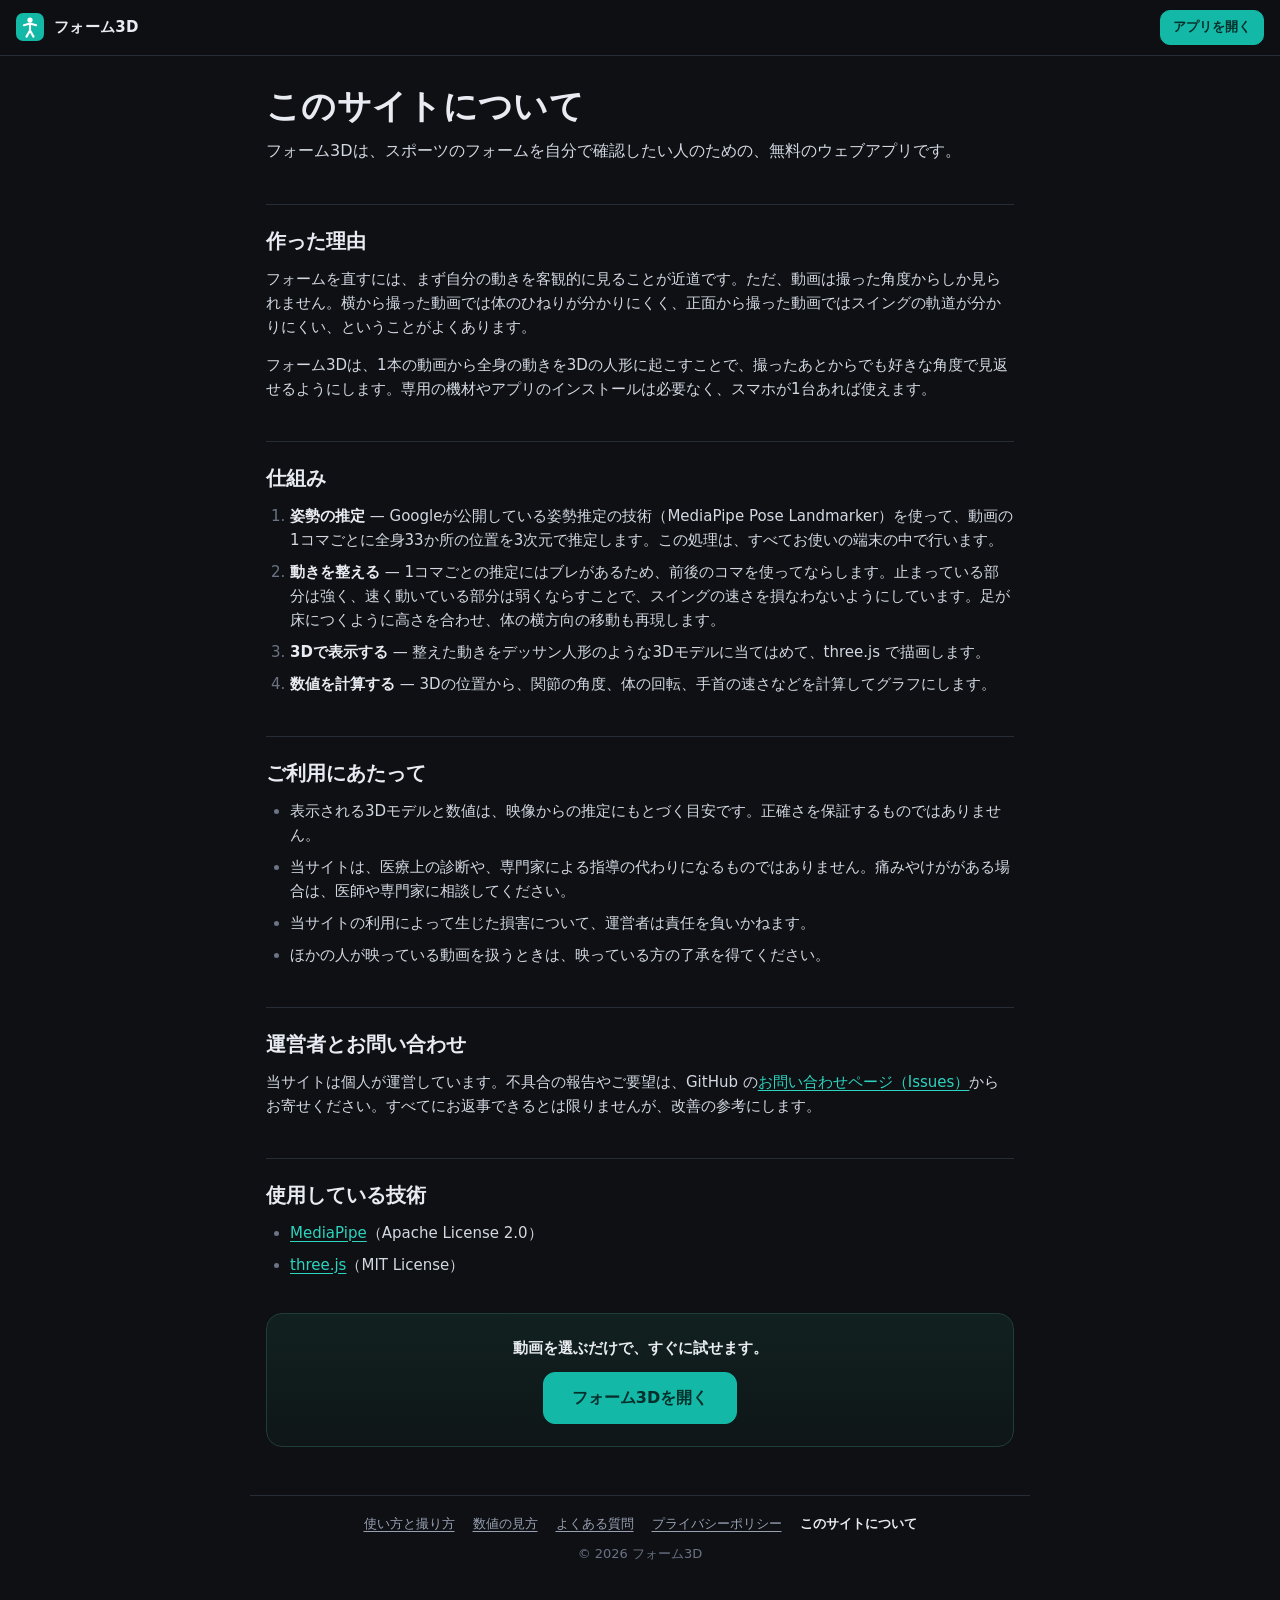
<file: about.html>
<!doctype html>
<html lang="ja">
<head>
  <meta charset="utf-8">
  <meta name="viewport" content="width=device-width, initial-scale=1, viewport-fit=cover">
  <title>このサイトについて｜フォーム3D</title>
  <meta name="description" content="フォーム3Dの目的、仕組み、利用上の注意、運営者と連絡先について。">
  <meta name="theme-color" content="#0e1014">
  <link rel="canonical" href="https://table-tennis-3d.github.io/about.html">
  <meta property="og:url" content="https://table-tennis-3d.github.io/about.html">
  <meta property="og:image" content="https://table-tennis-3d.github.io/icons/icon-512.png">
  <meta property="og:title" content="このサイトについて｜フォーム3D">
  <meta property="og:description" content="フォーム3Dの目的、仕組み、利用上の注意、運営者と連絡先について。">
  <meta property="og:type" content="article">
  <link rel="icon" href="icons/icon-192.png">
  <link rel="apple-touch-icon" href="icons/apple-touch-icon.png">
  <link rel="manifest" href="manifest.webmanifest">
  <link rel="stylesheet" href="css/style.css">
  <link rel="stylesheet" href="css/pages.css">
</head>
<body class="doc">
  <header class="topbar">
    <a class="brand" href="./" aria-label="フォーム3D のトップへ">
      <svg class="brand-mark" viewBox="0 0 32 32" aria-hidden="true"><rect width="32" height="32" rx="8"/><circle cx="16" cy="8" r="3"/><path d="M16 12v8m0 0-4 7m4-7 4 7M9 14l7-2 7 2"/></svg>
      <span>フォーム3D</span>
    </a>
    <div class="topbar-actions">
      <a class="btn primary small" href="./">アプリを開く</a>
    </div>
  </header>

  <main class="doc-main">
    <article>
      <h1>このサイトについて</h1>
      <p class="doc-lead">フォーム3Dは、スポーツのフォームを自分で確認したい人のための、無料のウェブアプリです。</p>

      <h2>作った理由</h2>
      <p>フォームを直すには、まず自分の動きを客観的に見ることが近道です。ただ、動画は撮った角度からしか見られません。横から撮った動画では体のひねりが分かりにくく、正面から撮った動画ではスイングの軌道が分かりにくい、ということがよくあります。</p>
      <p>フォーム3Dは、1本の動画から全身の動きを3Dの人形に起こすことで、撮ったあとからでも好きな角度で見返せるようにします。専用の機材やアプリのインストールは必要なく、スマホが1台あれば使えます。</p>

      <h2>仕組み</h2>
      <ol>
        <li><strong>姿勢の推定</strong> — Googleが公開している姿勢推定の技術（MediaPipe Pose Landmarker）を使って、動画の1コマごとに全身33か所の位置を3次元で推定します。この処理は、すべてお使いの端末の中で行います。</li>
        <li><strong>動きを整える</strong> — 1コマごとの推定にはブレがあるため、前後のコマを使ってならします。止まっている部分は強く、速く動いている部分は弱くならすことで、スイングの速さを損なわないようにしています。足が床につくように高さを合わせ、体の横方向の移動も再現します。</li>
        <li><strong>3Dで表示する</strong> — 整えた動きをデッサン人形のような3Dモデルに当てはめて、three.js で描画します。</li>
        <li><strong>数値を計算する</strong> — 3Dの位置から、関節の角度、体の回転、手首の速さなどを計算してグラフにします。</li>
      </ol>

      <h2>ご利用にあたって</h2>
      <ul>
        <li>表示される3Dモデルと数値は、映像からの推定にもとづく目安です。正確さを保証するものではありません。</li>
        <li>当サイトは、医療上の診断や、専門家による指導の代わりになるものではありません。痛みやけががある場合は、医師や専門家に相談してください。</li>
        <li>当サイトの利用によって生じた損害について、運営者は責任を負いかねます。</li>
        <li>ほかの人が映っている動画を扱うときは、映っている方の了承を得てください。</li>
      </ul>

      <h2>運営者とお問い合わせ</h2>
      <p>当サイトは個人が運営しています。不具合の報告やご要望は、GitHub の<a href="https://github.com/table-tennis-3d/table-tennis-3d.github.io/issues" rel="noopener">お問い合わせページ（Issues）</a>からお寄せください。すべてにお返事できるとは限りませんが、改善の参考にします。</p>

      <h2>使用している技術</h2>
      <ul>
        <li><a href="https://github.com/google-ai-edge/mediapipe" rel="noopener">MediaPipe</a>（Apache License 2.0）</li>
        <li><a href="https://github.com/mrdoob/three.js" rel="noopener">three.js</a>（MIT License）</li>
      </ul>

      <div class="doc-cta">
        <p>動画を選ぶだけで、すぐに試せます。</p>
        <a class="btn primary big" href="./">フォーム3Dを開く</a>
      </div>
    </article>
  </main>

  <footer class="site-footer">
    <nav aria-label="このサイトの案内">
      <a href="guide.html">使い方と撮り方</a>
      <a href="metrics.html">数値の見方</a>
      <a href="faq.html">よくある質問</a>
      <a href="privacy.html">プライバシーポリシー</a>
      <a href="about.html" aria-current="page">このサイトについて</a>
    </nav>
    <p>© 2026 フォーム3D</p>
  </footer>
</body>
</html>
</file>
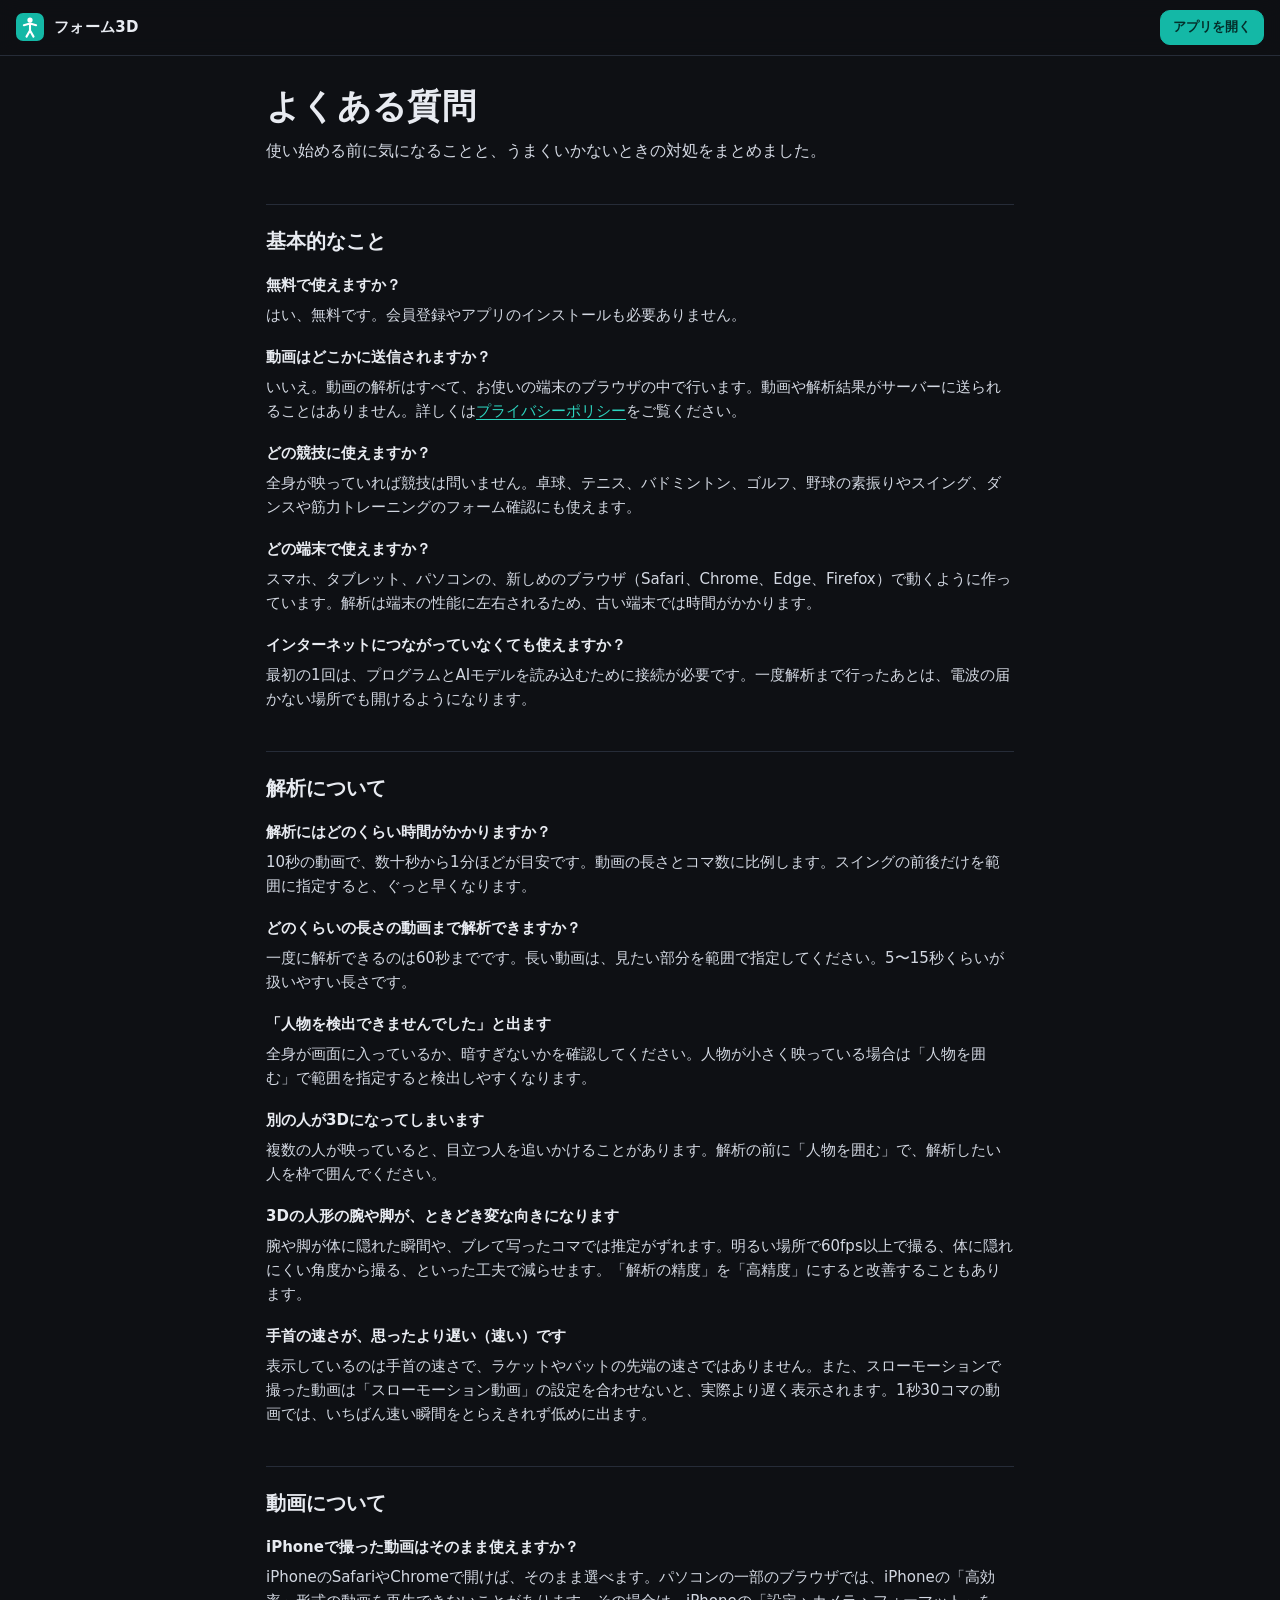
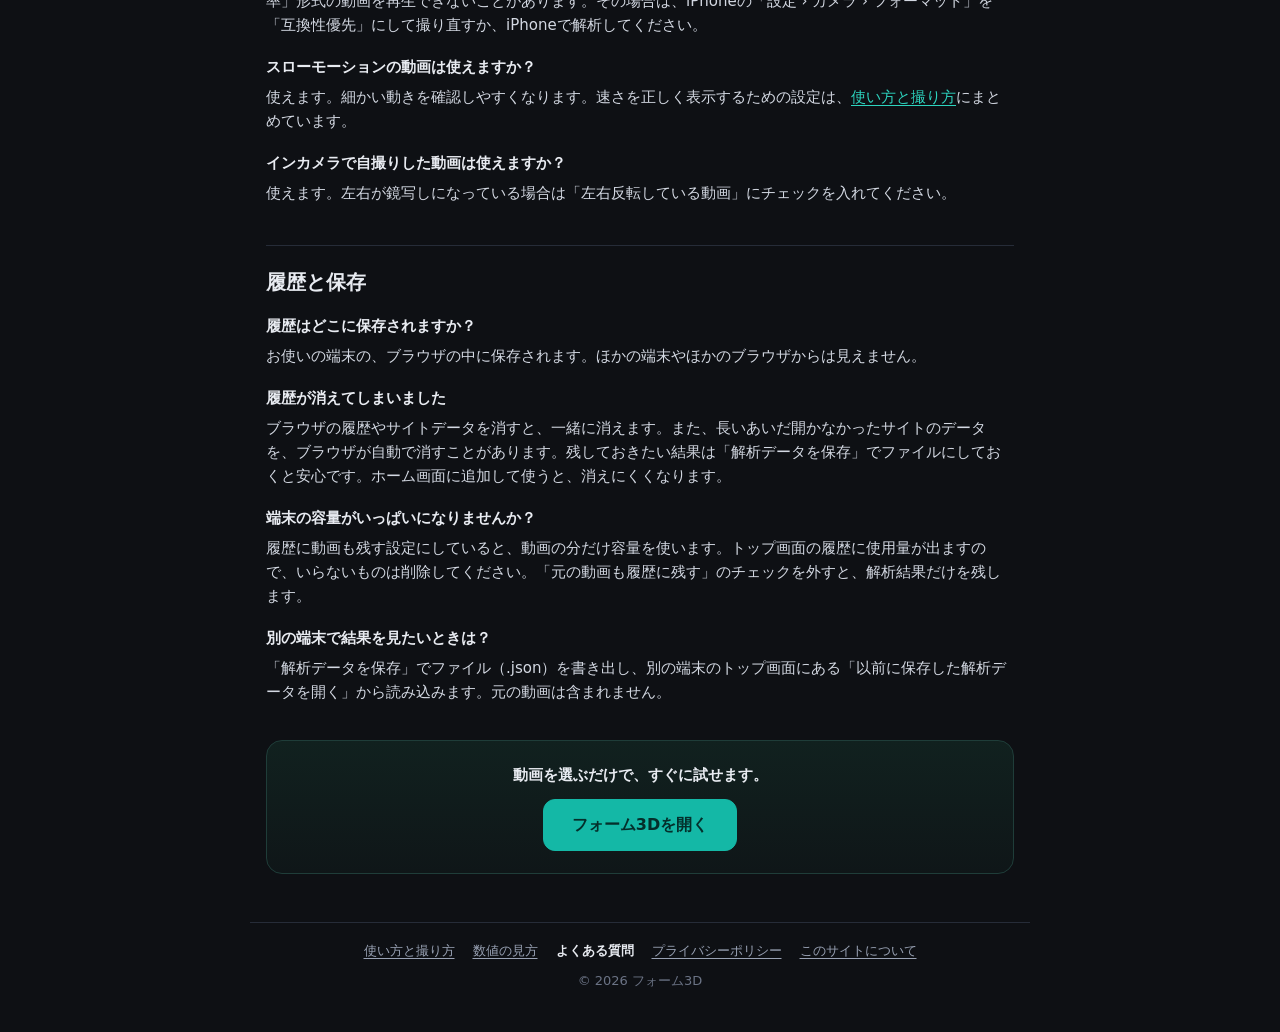
<file: faq.html>
<!doctype html>
<html lang="ja">
<head>
  <meta charset="utf-8">
  <meta name="viewport" content="width=device-width, initial-scale=1, viewport-fit=cover">
  <title>よくある質問｜フォーム3D</title>
  <meta name="description" content="フォーム3Dについてよくある質問と答えをまとめました。料金、動画の扱い、対応する端末、うまく解析できないときの対処など。">
  <meta name="theme-color" content="#0e1014">
  <link rel="canonical" href="https://table-tennis-3d.github.io/faq.html">
  <meta property="og:url" content="https://table-tennis-3d.github.io/faq.html">
  <meta property="og:image" content="https://table-tennis-3d.github.io/icons/icon-512.png">
  <meta property="og:title" content="よくある質問｜フォーム3D">
  <meta property="og:description" content="フォーム3Dについてよくある質問と答えをまとめました。料金、動画の扱い、対応する端末、うまく解析できないときの対処など。">
  <meta property="og:type" content="article">
  <link rel="icon" href="icons/icon-192.png">
  <link rel="apple-touch-icon" href="icons/apple-touch-icon.png">
  <link rel="manifest" href="manifest.webmanifest">
  <link rel="stylesheet" href="css/style.css">
  <link rel="stylesheet" href="css/pages.css">
</head>
<body class="doc">
  <header class="topbar">
    <a class="brand" href="./" aria-label="フォーム3D のトップへ">
      <svg class="brand-mark" viewBox="0 0 32 32" aria-hidden="true"><rect width="32" height="32" rx="8"/><circle cx="16" cy="8" r="3"/><path d="M16 12v8m0 0-4 7m4-7 4 7M9 14l7-2 7 2"/></svg>
      <span>フォーム3D</span>
    </a>
    <div class="topbar-actions">
      <a class="btn primary small" href="./">アプリを開く</a>
    </div>
  </header>

  <main class="doc-main">
    <article>
      <h1>よくある質問</h1>
      <p class="doc-lead">使い始める前に気になることと、うまくいかないときの対処をまとめました。</p>

      <h2>基本的なこと</h2>
      <dl>
        <dt>無料で使えますか？</dt>
        <dd>はい、無料です。会員登録やアプリのインストールも必要ありません。</dd>
        <dt>動画はどこかに送信されますか？</dt>
        <dd>いいえ。動画の解析はすべて、お使いの端末のブラウザの中で行います。動画や解析結果がサーバーに送られることはありません。詳しくは<a href="privacy.html">プライバシーポリシー</a>をご覧ください。</dd>
        <dt>どの競技に使えますか？</dt>
        <dd>全身が映っていれば競技は問いません。卓球、テニス、バドミントン、ゴルフ、野球の素振りやスイング、ダンスや筋力トレーニングのフォーム確認にも使えます。</dd>
        <dt>どの端末で使えますか？</dt>
        <dd>スマホ、タブレット、パソコンの、新しめのブラウザ（Safari、Chrome、Edge、Firefox）で動くように作っています。解析は端末の性能に左右されるため、古い端末では時間がかかります。</dd>
        <dt>インターネットにつながっていなくても使えますか？</dt>
        <dd>最初の1回は、プログラムとAIモデルを読み込むために接続が必要です。一度解析まで行ったあとは、電波の届かない場所でも開けるようになります。</dd>
      </dl>

      <h2>解析について</h2>
      <dl>
        <dt>解析にはどのくらい時間がかかりますか？</dt>
        <dd>10秒の動画で、数十秒から1分ほどが目安です。動画の長さとコマ数に比例します。スイングの前後だけを範囲に指定すると、ぐっと早くなります。</dd>
        <dt>どのくらいの長さの動画まで解析できますか？</dt>
        <dd>一度に解析できるのは60秒までです。長い動画は、見たい部分を範囲で指定してください。5〜15秒くらいが扱いやすい長さです。</dd>
        <dt>「人物を検出できませんでした」と出ます</dt>
        <dd>全身が画面に入っているか、暗すぎないかを確認してください。人物が小さく映っている場合は「人物を囲む」で範囲を指定すると検出しやすくなります。</dd>
        <dt>別の人が3Dになってしまいます</dt>
        <dd>複数の人が映っていると、目立つ人を追いかけることがあります。解析の前に「人物を囲む」で、解析したい人を枠で囲んでください。</dd>
        <dt>3Dの人形の腕や脚が、ときどき変な向きになります</dt>
        <dd>腕や脚が体に隠れた瞬間や、ブレて写ったコマでは推定がずれます。明るい場所で60fps以上で撮る、体に隠れにくい角度から撮る、といった工夫で減らせます。「解析の精度」を「高精度」にすると改善することもあります。</dd>
        <dt>手首の速さが、思ったより遅い（速い）です</dt>
        <dd>表示しているのは手首の速さで、ラケットやバットの先端の速さではありません。また、スローモーションで撮った動画は「スローモーション動画」の設定を合わせないと、実際より遅く表示されます。1秒30コマの動画では、いちばん速い瞬間をとらえきれず低めに出ます。</dd>
      </dl>

      <h2>動画について</h2>
      <dl>
        <dt>iPhoneで撮った動画はそのまま使えますか？</dt>
        <dd>iPhoneのSafariやChromeで開けば、そのまま選べます。パソコンの一部のブラウザでは、iPhoneの「高効率」形式の動画を再生できないことがあります。その場合は、iPhoneの「設定 › カメラ › フォーマット」を「互換性優先」にして撮り直すか、iPhoneで解析してください。</dd>
        <dt>スローモーションの動画は使えますか？</dt>
        <dd>使えます。細かい動きを確認しやすくなります。速さを正しく表示するための設定は、<a href="guide.html">使い方と撮り方</a>にまとめています。</dd>
        <dt>インカメラで自撮りした動画は使えますか？</dt>
        <dd>使えます。左右が鏡写しになっている場合は「左右反転している動画」にチェックを入れてください。</dd>
      </dl>

      <h2>履歴と保存</h2>
      <dl>
        <dt>履歴はどこに保存されますか？</dt>
        <dd>お使いの端末の、ブラウザの中に保存されます。ほかの端末やほかのブラウザからは見えません。</dd>
        <dt>履歴が消えてしまいました</dt>
        <dd>ブラウザの履歴やサイトデータを消すと、一緒に消えます。また、長いあいだ開かなかったサイトのデータを、ブラウザが自動で消すことがあります。残しておきたい結果は「解析データを保存」でファイルにしておくと安心です。ホーム画面に追加して使うと、消えにくくなります。</dd>
        <dt>端末の容量がいっぱいになりませんか？</dt>
        <dd>履歴に動画も残す設定にしていると、動画の分だけ容量を使います。トップ画面の履歴に使用量が出ますので、いらないものは削除してください。「元の動画も履歴に残す」のチェックを外すと、解析結果だけを残します。</dd>
        <dt>別の端末で結果を見たいときは？</dt>
        <dd>「解析データを保存」でファイル（.json）を書き出し、別の端末のトップ画面にある「以前に保存した解析データを開く」から読み込みます。元の動画は含まれません。</dd>
      </dl>

      <div class="doc-cta">
        <p>動画を選ぶだけで、すぐに試せます。</p>
        <a class="btn primary big" href="./">フォーム3Dを開く</a>
      </div>
    </article>
  </main>

  <footer class="site-footer">
    <nav aria-label="このサイトの案内">
      <a href="guide.html">使い方と撮り方</a>
      <a href="metrics.html">数値の見方</a>
      <a href="faq.html" aria-current="page">よくある質問</a>
      <a href="privacy.html">プライバシーポリシー</a>
      <a href="about.html">このサイトについて</a>
    </nav>
    <p>© 2026 フォーム3D</p>
  </footer>
</body>
</html>
</file>
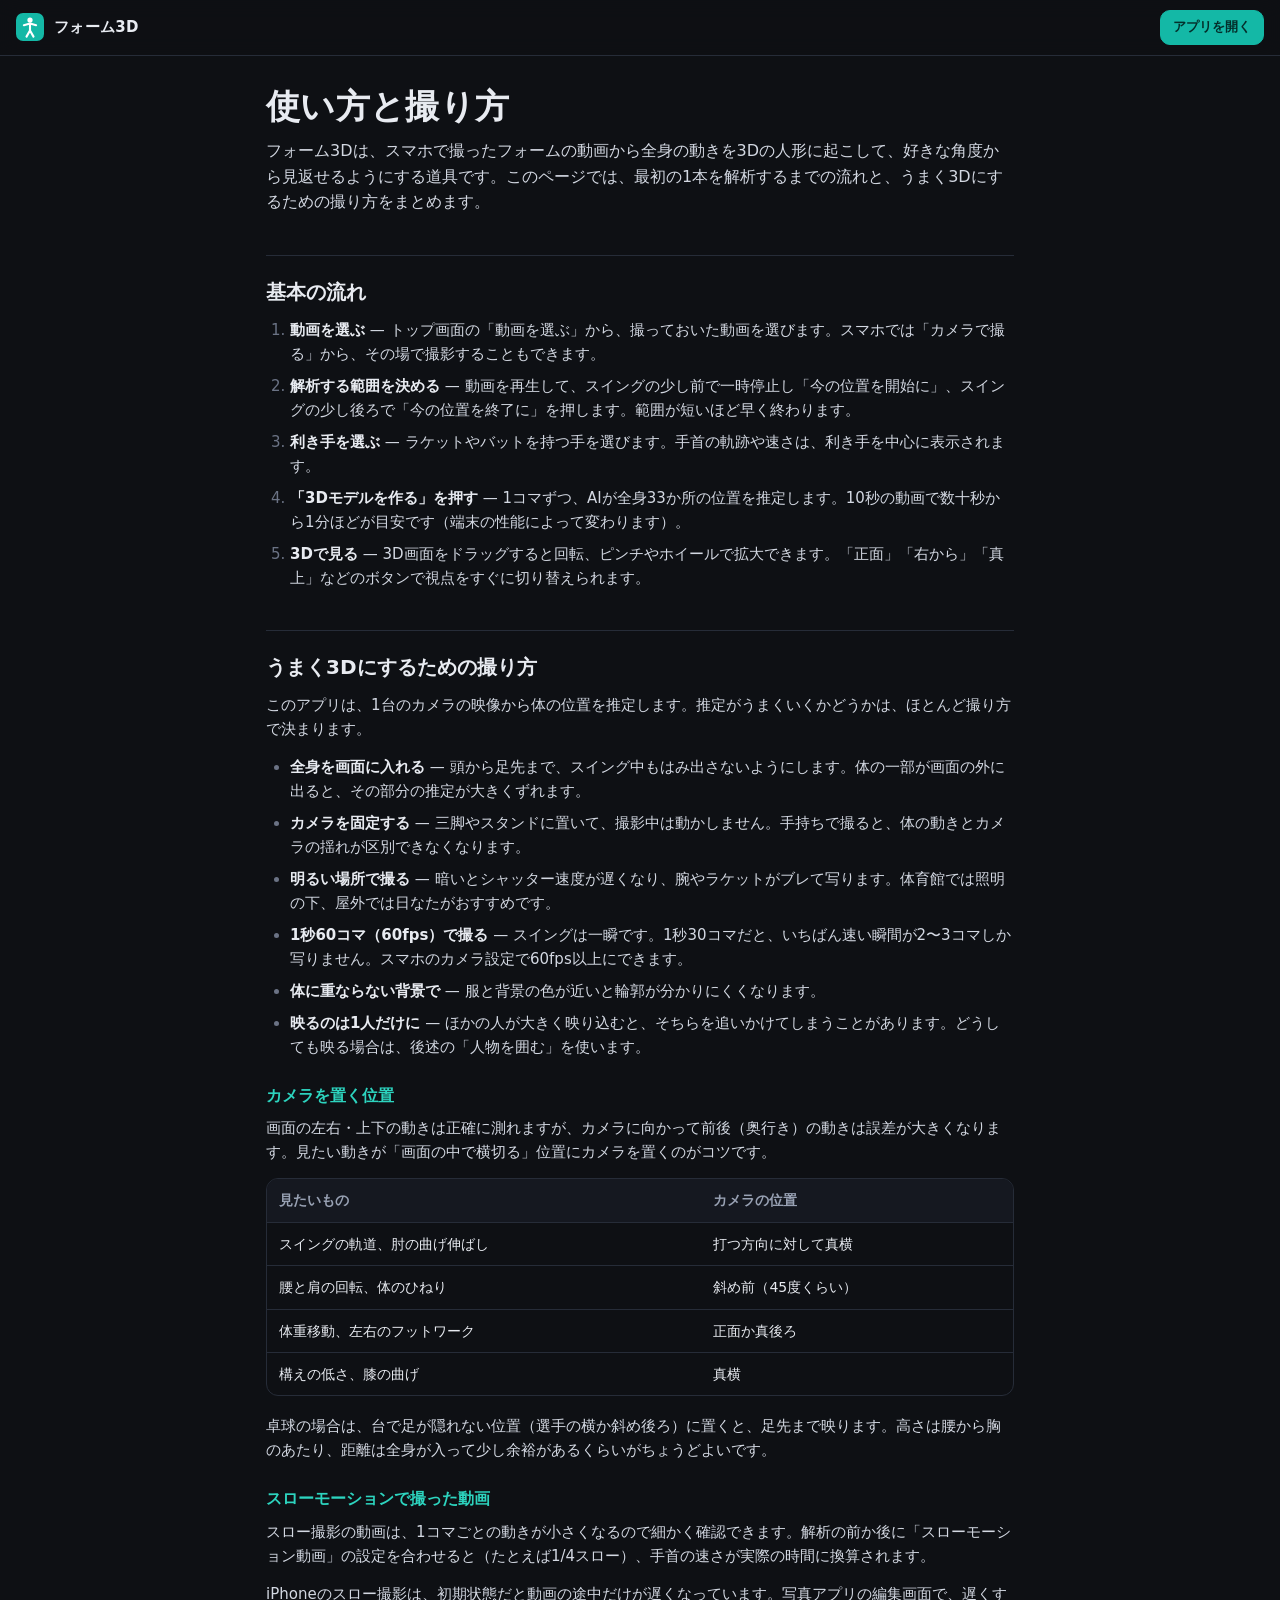
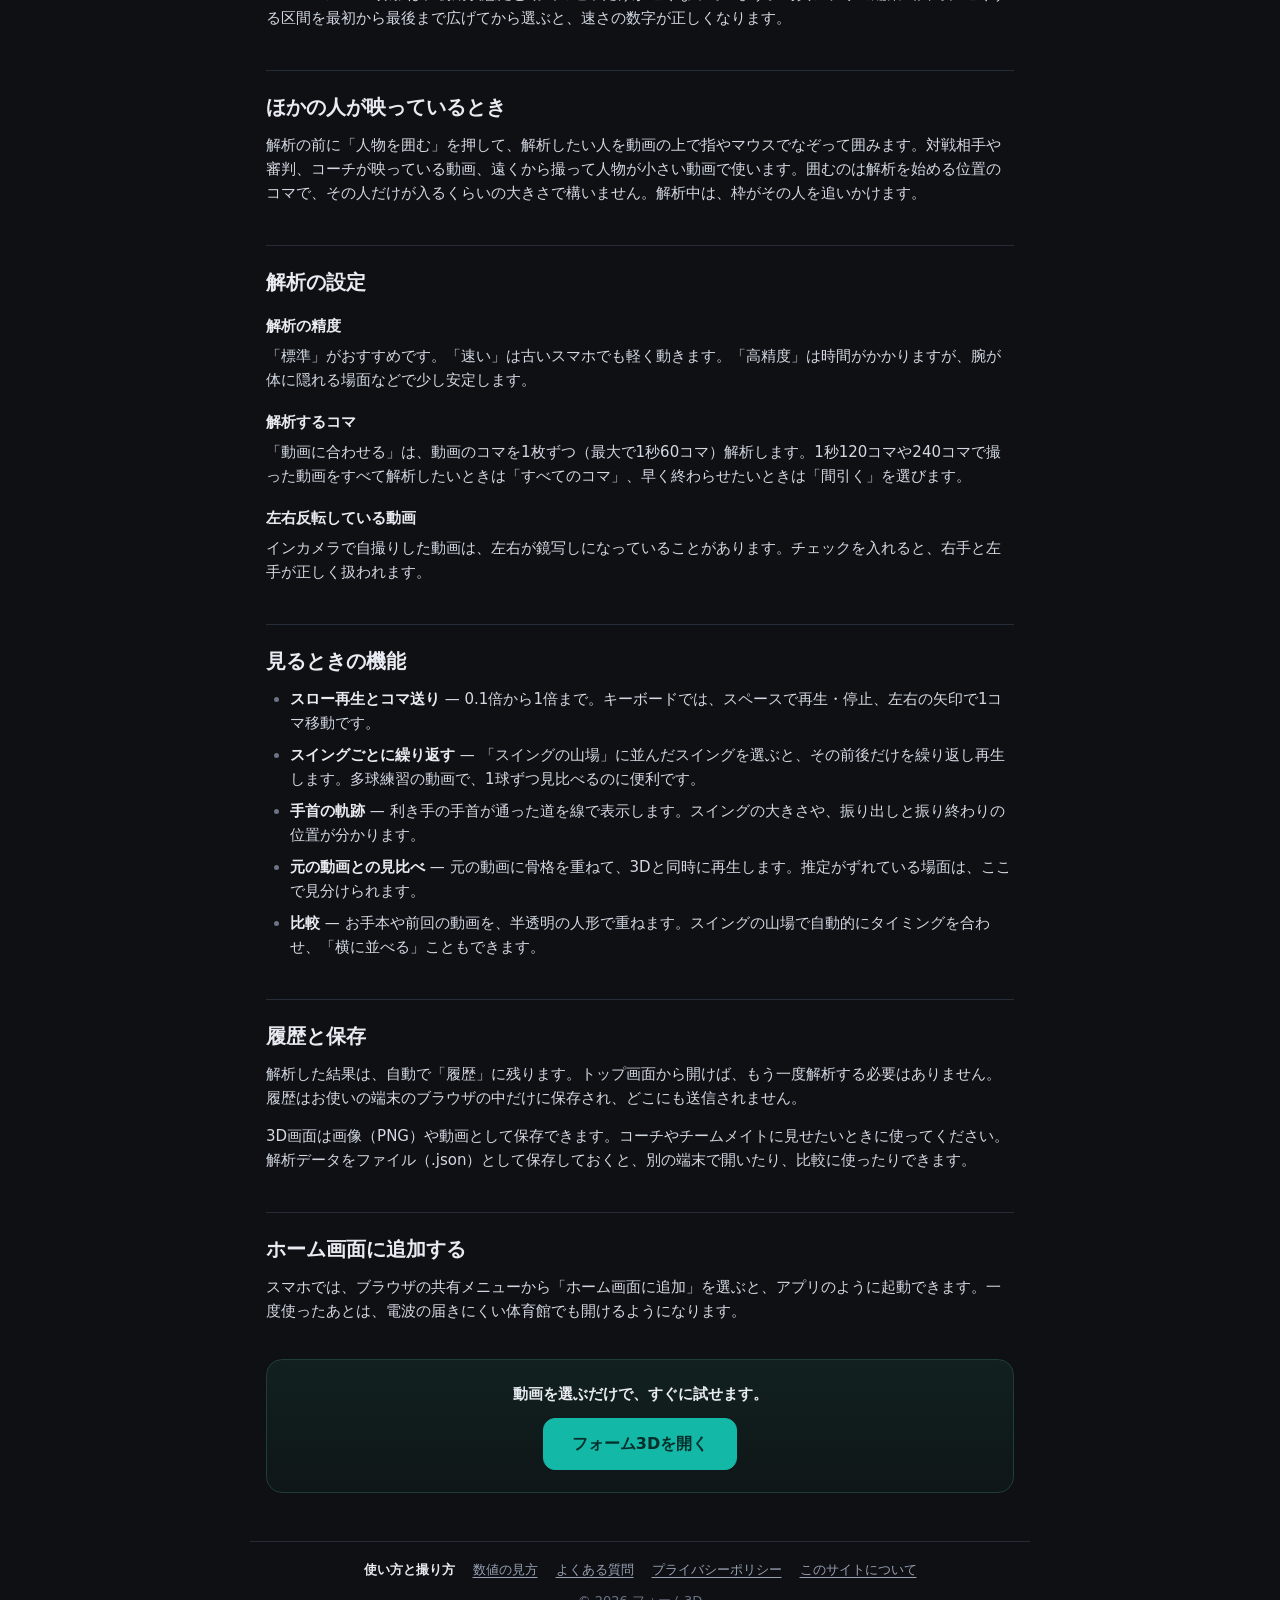
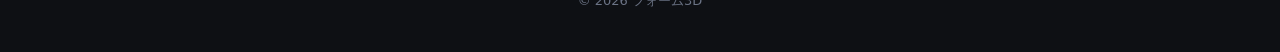
<file: guide.html>
<!doctype html>
<html lang="ja">
<head>
  <meta charset="utf-8">
  <meta name="viewport" content="width=device-width, initial-scale=1, viewport-fit=cover">
  <title>使い方と撮り方｜フォーム3D</title>
  <meta name="description" content="フォーム3Dの使い方と、3Dモデルをきれいに作るための動画の撮り方をまとめました。卓球・テニス・ゴルフ・野球の素振りやスイングの確認に。">
  <meta name="theme-color" content="#0e1014">
  <link rel="canonical" href="https://table-tennis-3d.github.io/guide.html">
  <meta property="og:url" content="https://table-tennis-3d.github.io/guide.html">
  <meta property="og:image" content="https://table-tennis-3d.github.io/icons/icon-512.png">
  <meta property="og:title" content="使い方と撮り方｜フォーム3D">
  <meta property="og:description" content="フォーム3Dの使い方と、3Dモデルをきれいに作るための動画の撮り方をまとめました。卓球・テニス・ゴルフ・野球の素振りやスイングの確認に。">
  <meta property="og:type" content="article">
  <link rel="icon" href="icons/icon-192.png">
  <link rel="apple-touch-icon" href="icons/apple-touch-icon.png">
  <link rel="manifest" href="manifest.webmanifest">
  <link rel="stylesheet" href="css/style.css">
  <link rel="stylesheet" href="css/pages.css">
</head>
<body class="doc">
  <header class="topbar">
    <a class="brand" href="./" aria-label="フォーム3D のトップへ">
      <svg class="brand-mark" viewBox="0 0 32 32" aria-hidden="true"><rect width="32" height="32" rx="8"/><circle cx="16" cy="8" r="3"/><path d="M16 12v8m0 0-4 7m4-7 4 7M9 14l7-2 7 2"/></svg>
      <span>フォーム3D</span>
    </a>
    <div class="topbar-actions">
      <a class="btn primary small" href="./">アプリを開く</a>
    </div>
  </header>

  <main class="doc-main">
    <article>
      <h1>使い方と撮り方</h1>
      <p class="doc-lead">フォーム3Dは、スマホで撮ったフォームの動画から全身の動きを3Dの人形に起こして、好きな角度から見返せるようにする道具です。このページでは、最初の1本を解析するまでの流れと、うまく3Dにするための撮り方をまとめます。</p>

      <h2>基本の流れ</h2>
      <ol>
        <li><strong>動画を選ぶ</strong> — トップ画面の「動画を選ぶ」から、撮っておいた動画を選びます。スマホでは「カメラで撮る」から、その場で撮影することもできます。</li>
        <li><strong>解析する範囲を決める</strong> — 動画を再生して、スイングの少し前で一時停止し「今の位置を開始に」、スイングの少し後ろで「今の位置を終了に」を押します。範囲が短いほど早く終わります。</li>
        <li><strong>利き手を選ぶ</strong> — ラケットやバットを持つ手を選びます。手首の軌跡や速さは、利き手を中心に表示されます。</li>
        <li><strong>「3Dモデルを作る」を押す</strong> — 1コマずつ、AIが全身33か所の位置を推定します。10秒の動画で数十秒から1分ほどが目安です（端末の性能によって変わります）。</li>
        <li><strong>3Dで見る</strong> — 3D画面をドラッグすると回転、ピンチやホイールで拡大できます。「正面」「右から」「真上」などのボタンで視点をすぐに切り替えられます。</li>
      </ol>

      <h2>うまく3Dにするための撮り方</h2>
      <p>このアプリは、1台のカメラの映像から体の位置を推定します。推定がうまくいくかどうかは、ほとんど撮り方で決まります。</p>
      <ul>
        <li><strong>全身を画面に入れる</strong> — 頭から足先まで、スイング中もはみ出さないようにします。体の一部が画面の外に出ると、その部分の推定が大きくずれます。</li>
        <li><strong>カメラを固定する</strong> — 三脚やスタンドに置いて、撮影中は動かしません。手持ちで撮ると、体の動きとカメラの揺れが区別できなくなります。</li>
        <li><strong>明るい場所で撮る</strong> — 暗いとシャッター速度が遅くなり、腕やラケットがブレて写ります。体育館では照明の下、屋外では日なたがおすすめです。</li>
        <li><strong>1秒60コマ（60fps）で撮る</strong> — スイングは一瞬です。1秒30コマだと、いちばん速い瞬間が2〜3コマしか写りません。スマホのカメラ設定で60fps以上にできます。</li>
        <li><strong>体に重ならない背景で</strong> — 服と背景の色が近いと輪郭が分かりにくくなります。</li>
        <li><strong>映るのは1人だけに</strong> — ほかの人が大きく映り込むと、そちらを追いかけてしまうことがあります。どうしても映る場合は、後述の「人物を囲む」を使います。</li>
      </ul>

      <h3>カメラを置く位置</h3>
      <p>画面の左右・上下の動きは正確に測れますが、カメラに向かって前後（奥行き）の動きは誤差が大きくなります。見たい動きが「画面の中で横切る」位置にカメラを置くのがコツです。</p>
      <div class="doc-table">
        <table>
          <thead><tr><th>見たいもの</th><th>カメラの位置</th></tr></thead>
          <tbody>
            <tr><td>スイングの軌道、肘の曲げ伸ばし</td><td>打つ方向に対して真横</td></tr>
            <tr><td>腰と肩の回転、体のひねり</td><td>斜め前（45度くらい）</td></tr>
            <tr><td>体重移動、左右のフットワーク</td><td>正面か真後ろ</td></tr>
            <tr><td>構えの低さ、膝の曲げ</td><td>真横</td></tr>
          </tbody>
        </table>
      </div>
      <p>卓球の場合は、台で足が隠れない位置（選手の横か斜め後ろ）に置くと、足先まで映ります。高さは腰から胸のあたり、距離は全身が入って少し余裕があるくらいがちょうどよいです。</p>

      <h3>スローモーションで撮った動画</h3>
      <p>スロー撮影の動画は、1コマごとの動きが小さくなるので細かく確認できます。解析の前か後に「スローモーション動画」の設定を合わせると（たとえば1/4スロー）、手首の速さが実際の時間に換算されます。</p>
      <p>iPhoneのスロー撮影は、初期状態だと動画の途中だけが遅くなっています。写真アプリの編集画面で、遅くする区間を最初から最後まで広げてから選ぶと、速さの数字が正しくなります。</p>

      <h2>ほかの人が映っているとき</h2>
      <p>解析の前に「人物を囲む」を押して、解析したい人を動画の上で指やマウスでなぞって囲みます。対戦相手や審判、コーチが映っている動画、遠くから撮って人物が小さい動画で使います。囲むのは解析を始める位置のコマで、その人だけが入るくらいの大きさで構いません。解析中は、枠がその人を追いかけます。</p>

      <h2>解析の設定</h2>
      <dl>
        <dt>解析の精度</dt>
        <dd>「標準」がおすすめです。「速い」は古いスマホでも軽く動きます。「高精度」は時間がかかりますが、腕が体に隠れる場面などで少し安定します。</dd>
        <dt>解析するコマ</dt>
        <dd>「動画に合わせる」は、動画のコマを1枚ずつ（最大で1秒60コマ）解析します。1秒120コマや240コマで撮った動画をすべて解析したいときは「すべてのコマ」、早く終わらせたいときは「間引く」を選びます。</dd>
        <dt>左右反転している動画</dt>
        <dd>インカメラで自撮りした動画は、左右が鏡写しになっていることがあります。チェックを入れると、右手と左手が正しく扱われます。</dd>
      </dl>

      <h2>見るときの機能</h2>
      <ul>
        <li><strong>スロー再生とコマ送り</strong> — 0.1倍から1倍まで。キーボードでは、スペースで再生・停止、左右の矢印で1コマ移動です。</li>
        <li><strong>スイングごとに繰り返す</strong> — 「スイングの山場」に並んだスイングを選ぶと、その前後だけを繰り返し再生します。多球練習の動画で、1球ずつ見比べるのに便利です。</li>
        <li><strong>手首の軌跡</strong> — 利き手の手首が通った道を線で表示します。スイングの大きさや、振り出しと振り終わりの位置が分かります。</li>
        <li><strong>元の動画との見比べ</strong> — 元の動画に骨格を重ねて、3Dと同時に再生します。推定がずれている場面は、ここで見分けられます。</li>
        <li><strong>比較</strong> — お手本や前回の動画を、半透明の人形で重ねます。スイングの山場で自動的にタイミングを合わせ、「横に並べる」こともできます。</li>
      </ul>

      <h2>履歴と保存</h2>
      <p>解析した結果は、自動で「履歴」に残ります。トップ画面から開けば、もう一度解析する必要はありません。履歴はお使いの端末のブラウザの中だけに保存され、どこにも送信されません。</p>
      <p>3D画面は画像（PNG）や動画として保存できます。コーチやチームメイトに見せたいときに使ってください。解析データをファイル（.json）として保存しておくと、別の端末で開いたり、比較に使ったりできます。</p>

      <h2>ホーム画面に追加する</h2>
      <p>スマホでは、ブラウザの共有メニューから「ホーム画面に追加」を選ぶと、アプリのように起動できます。一度使ったあとは、電波の届きにくい体育館でも開けるようになります。</p>

      <div class="doc-cta">
        <p>動画を選ぶだけで、すぐに試せます。</p>
        <a class="btn primary big" href="./">フォーム3Dを開く</a>
      </div>
    </article>
  </main>

  <footer class="site-footer">
    <nav aria-label="このサイトの案内">
      <a href="guide.html" aria-current="page">使い方と撮り方</a>
      <a href="metrics.html">数値の見方</a>
      <a href="faq.html">よくある質問</a>
      <a href="privacy.html">プライバシーポリシー</a>
      <a href="about.html">このサイトについて</a>
    </nav>
    <p>© 2026 フォーム3D</p>
  </footer>
</body>
</html>
</file>
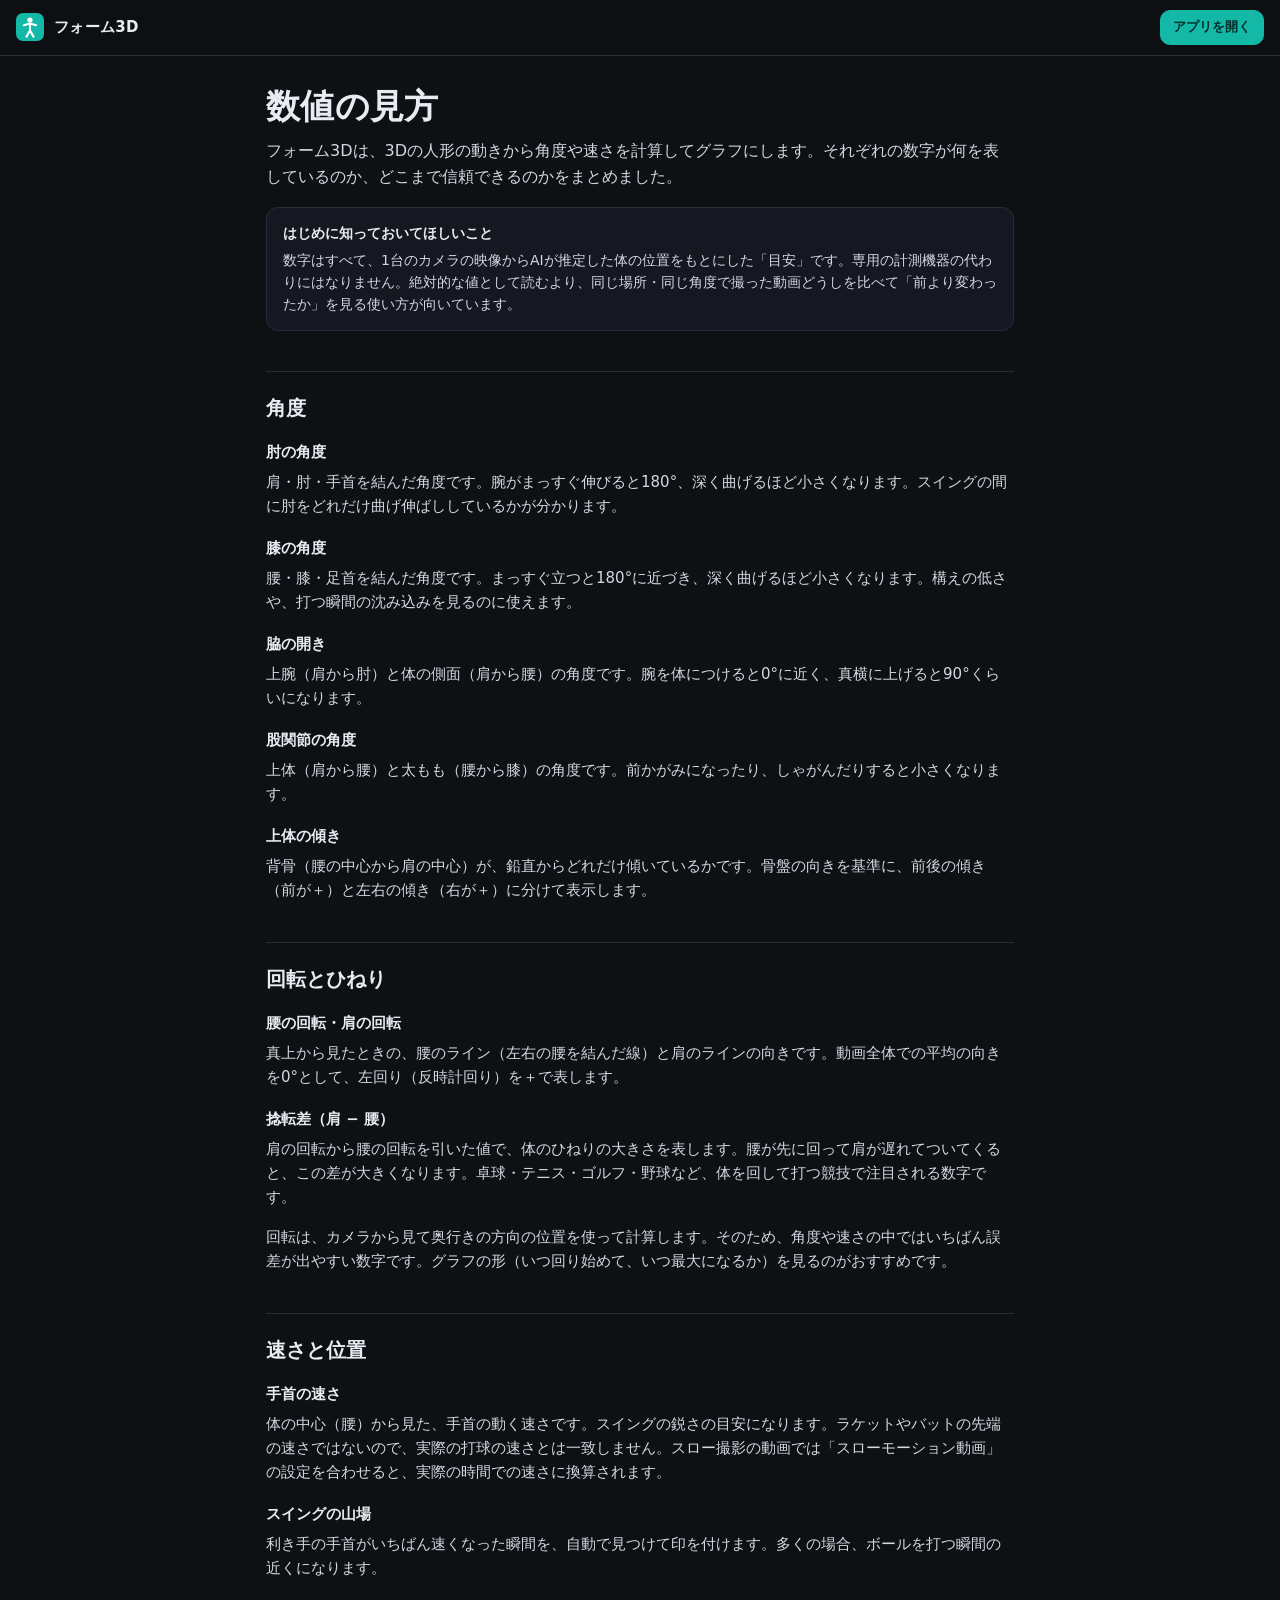
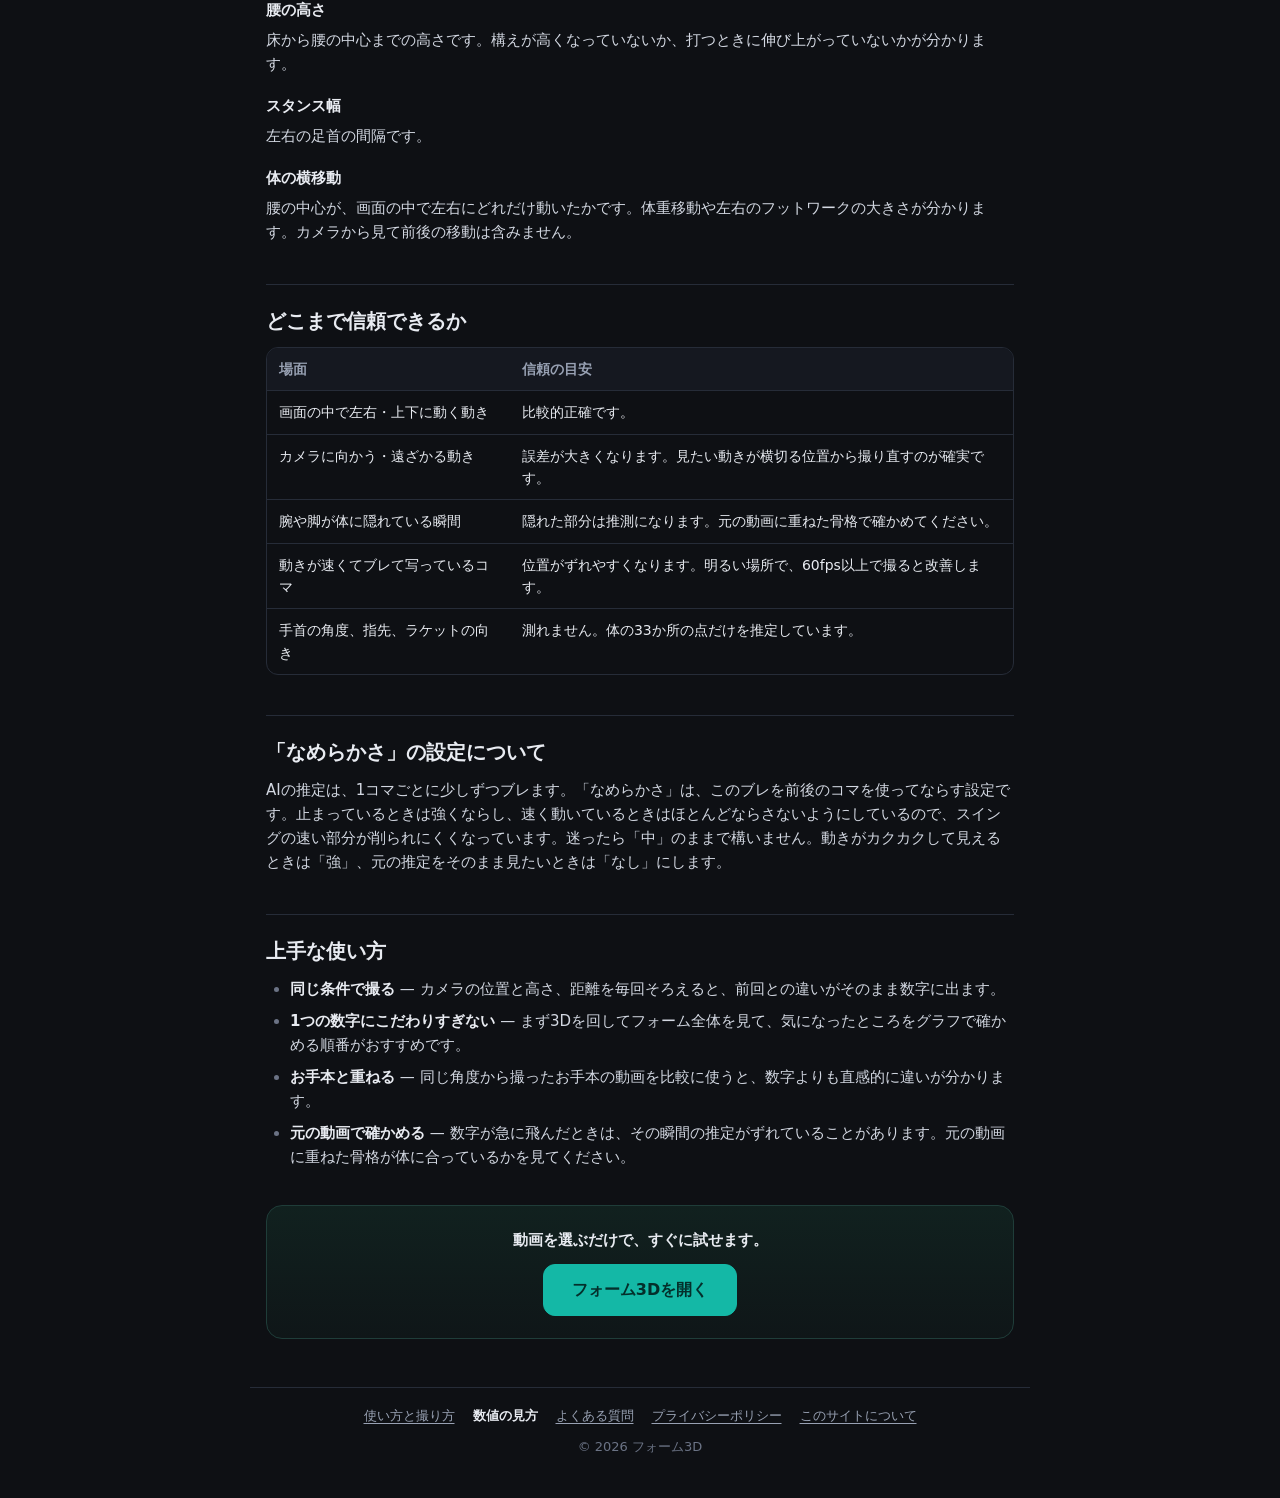
<file: metrics.html>
<!doctype html>
<html lang="ja">
<head>
  <meta charset="utf-8">
  <meta name="viewport" content="width=device-width, initial-scale=1, viewport-fit=cover">
  <title>数値の見方｜フォーム3D</title>
  <meta name="description" content="フォーム3Dに表示される肘や膝の角度、腰と肩の回転、捻転差、手首の速さなどの意味と、どこまで信頼できるかの目安を説明します。">
  <meta name="theme-color" content="#0e1014">
  <link rel="canonical" href="https://table-tennis-3d.github.io/metrics.html">
  <meta property="og:url" content="https://table-tennis-3d.github.io/metrics.html">
  <meta property="og:image" content="https://table-tennis-3d.github.io/icons/icon-512.png">
  <meta property="og:title" content="数値の見方｜フォーム3D">
  <meta property="og:description" content="フォーム3Dに表示される肘や膝の角度、腰と肩の回転、捻転差、手首の速さなどの意味と、どこまで信頼できるかの目安を説明します。">
  <meta property="og:type" content="article">
  <link rel="icon" href="icons/icon-192.png">
  <link rel="apple-touch-icon" href="icons/apple-touch-icon.png">
  <link rel="manifest" href="manifest.webmanifest">
  <link rel="stylesheet" href="css/style.css">
  <link rel="stylesheet" href="css/pages.css">
</head>
<body class="doc">
  <header class="topbar">
    <a class="brand" href="./" aria-label="フォーム3D のトップへ">
      <svg class="brand-mark" viewBox="0 0 32 32" aria-hidden="true"><rect width="32" height="32" rx="8"/><circle cx="16" cy="8" r="3"/><path d="M16 12v8m0 0-4 7m4-7 4 7M9 14l7-2 7 2"/></svg>
      <span>フォーム3D</span>
    </a>
    <div class="topbar-actions">
      <a class="btn primary small" href="./">アプリを開く</a>
    </div>
  </header>

  <main class="doc-main">
    <article>
      <h1>数値の見方</h1>
      <p class="doc-lead">フォーム3Dは、3Dの人形の動きから角度や速さを計算してグラフにします。それぞれの数字が何を表しているのか、どこまで信頼できるのかをまとめました。</p>

      <div class="note">
        <strong>はじめに知っておいてほしいこと</strong>
        数字はすべて、1台のカメラの映像からAIが推定した体の位置をもとにした「目安」です。専用の計測機器の代わりにはなりません。絶対的な値として読むより、同じ場所・同じ角度で撮った動画どうしを比べて「前より変わったか」を見る使い方が向いています。
      </div>

      <h2>角度</h2>
      <dl>
        <dt>肘の角度</dt>
        <dd>肩・肘・手首を結んだ角度です。腕がまっすぐ伸びると180°、深く曲げるほど小さくなります。スイングの間に肘をどれだけ曲げ伸ばししているかが分かります。</dd>
        <dt>膝の角度</dt>
        <dd>腰・膝・足首を結んだ角度です。まっすぐ立つと180°に近づき、深く曲げるほど小さくなります。構えの低さや、打つ瞬間の沈み込みを見るのに使えます。</dd>
        <dt>脇の開き</dt>
        <dd>上腕（肩から肘）と体の側面（肩から腰）の角度です。腕を体につけると0°に近く、真横に上げると90°くらいになります。</dd>
        <dt>股関節の角度</dt>
        <dd>上体（肩から腰）と太もも（腰から膝）の角度です。前かがみになったり、しゃがんだりすると小さくなります。</dd>
        <dt>上体の傾き</dt>
        <dd>背骨（腰の中心から肩の中心）が、鉛直からどれだけ傾いているかです。骨盤の向きを基準に、前後の傾き（前が＋）と左右の傾き（右が＋）に分けて表示します。</dd>
      </dl>

      <h2>回転とひねり</h2>
      <dl>
        <dt>腰の回転・肩の回転</dt>
        <dd>真上から見たときの、腰のライン（左右の腰を結んだ線）と肩のラインの向きです。動画全体での平均の向きを0°として、左回り（反時計回り）を＋で表します。</dd>
        <dt>捻転差（肩 − 腰）</dt>
        <dd>肩の回転から腰の回転を引いた値で、体のひねりの大きさを表します。腰が先に回って肩が遅れてついてくると、この差が大きくなります。卓球・テニス・ゴルフ・野球など、体を回して打つ競技で注目される数字です。</dd>
      </dl>
      <p>回転は、カメラから見て奥行きの方向の位置を使って計算します。そのため、角度や速さの中ではいちばん誤差が出やすい数字です。グラフの形（いつ回り始めて、いつ最大になるか）を見るのがおすすめです。</p>

      <h2>速さと位置</h2>
      <dl>
        <dt>手首の速さ</dt>
        <dd>体の中心（腰）から見た、手首の動く速さです。スイングの鋭さの目安になります。ラケットやバットの先端の速さではないので、実際の打球の速さとは一致しません。スロー撮影の動画では「スローモーション動画」の設定を合わせると、実際の時間での速さに換算されます。</dd>
        <dt>スイングの山場</dt>
        <dd>利き手の手首がいちばん速くなった瞬間を、自動で見つけて印を付けます。多くの場合、ボールを打つ瞬間の近くになります。</dd>
        <dt>腰の高さ</dt>
        <dd>床から腰の中心までの高さです。構えが高くなっていないか、打つときに伸び上がっていないかが分かります。</dd>
        <dt>スタンス幅</dt>
        <dd>左右の足首の間隔です。</dd>
        <dt>体の横移動</dt>
        <dd>腰の中心が、画面の中で左右にどれだけ動いたかです。体重移動や左右のフットワークの大きさが分かります。カメラから見て前後の移動は含みません。</dd>
      </dl>

      <h2>どこまで信頼できるか</h2>
      <div class="doc-table">
        <table>
          <thead><tr><th>場面</th><th>信頼の目安</th></tr></thead>
          <tbody>
            <tr><td>画面の中で左右・上下に動く動き</td><td>比較的正確です。</td></tr>
            <tr><td>カメラに向かう・遠ざかる動き</td><td>誤差が大きくなります。見たい動きが横切る位置から撮り直すのが確実です。</td></tr>
            <tr><td>腕や脚が体に隠れている瞬間</td><td>隠れた部分は推測になります。元の動画に重ねた骨格で確かめてください。</td></tr>
            <tr><td>動きが速くてブレて写っているコマ</td><td>位置がずれやすくなります。明るい場所で、60fps以上で撮ると改善します。</td></tr>
            <tr><td>手首の角度、指先、ラケットの向き</td><td>測れません。体の33か所の点だけを推定しています。</td></tr>
          </tbody>
        </table>
      </div>

      <h2>「なめらかさ」の設定について</h2>
      <p>AIの推定は、1コマごとに少しずつブレます。「なめらかさ」は、このブレを前後のコマを使ってならす設定です。止まっているときは強くならし、速く動いているときはほとんどならさないようにしているので、スイングの速い部分が削られにくくなっています。迷ったら「中」のままで構いません。動きがカクカクして見えるときは「強」、元の推定をそのまま見たいときは「なし」にします。</p>

      <h2>上手な使い方</h2>
      <ul>
        <li><strong>同じ条件で撮る</strong> — カメラの位置と高さ、距離を毎回そろえると、前回との違いがそのまま数字に出ます。</li>
        <li><strong>1つの数字にこだわりすぎない</strong> — まず3Dを回してフォーム全体を見て、気になったところをグラフで確かめる順番がおすすめです。</li>
        <li><strong>お手本と重ねる</strong> — 同じ角度から撮ったお手本の動画を比較に使うと、数字よりも直感的に違いが分かります。</li>
        <li><strong>元の動画で確かめる</strong> — 数字が急に飛んだときは、その瞬間の推定がずれていることがあります。元の動画に重ねた骨格が体に合っているかを見てください。</li>
      </ul>

      <div class="doc-cta">
        <p>動画を選ぶだけで、すぐに試せます。</p>
        <a class="btn primary big" href="./">フォーム3Dを開く</a>
      </div>
    </article>
  </main>

  <footer class="site-footer">
    <nav aria-label="このサイトの案内">
      <a href="guide.html">使い方と撮り方</a>
      <a href="metrics.html" aria-current="page">数値の見方</a>
      <a href="faq.html">よくある質問</a>
      <a href="privacy.html">プライバシーポリシー</a>
      <a href="about.html">このサイトについて</a>
    </nav>
    <p>© 2026 フォーム3D</p>
  </footer>
</body>
</html>
</file>
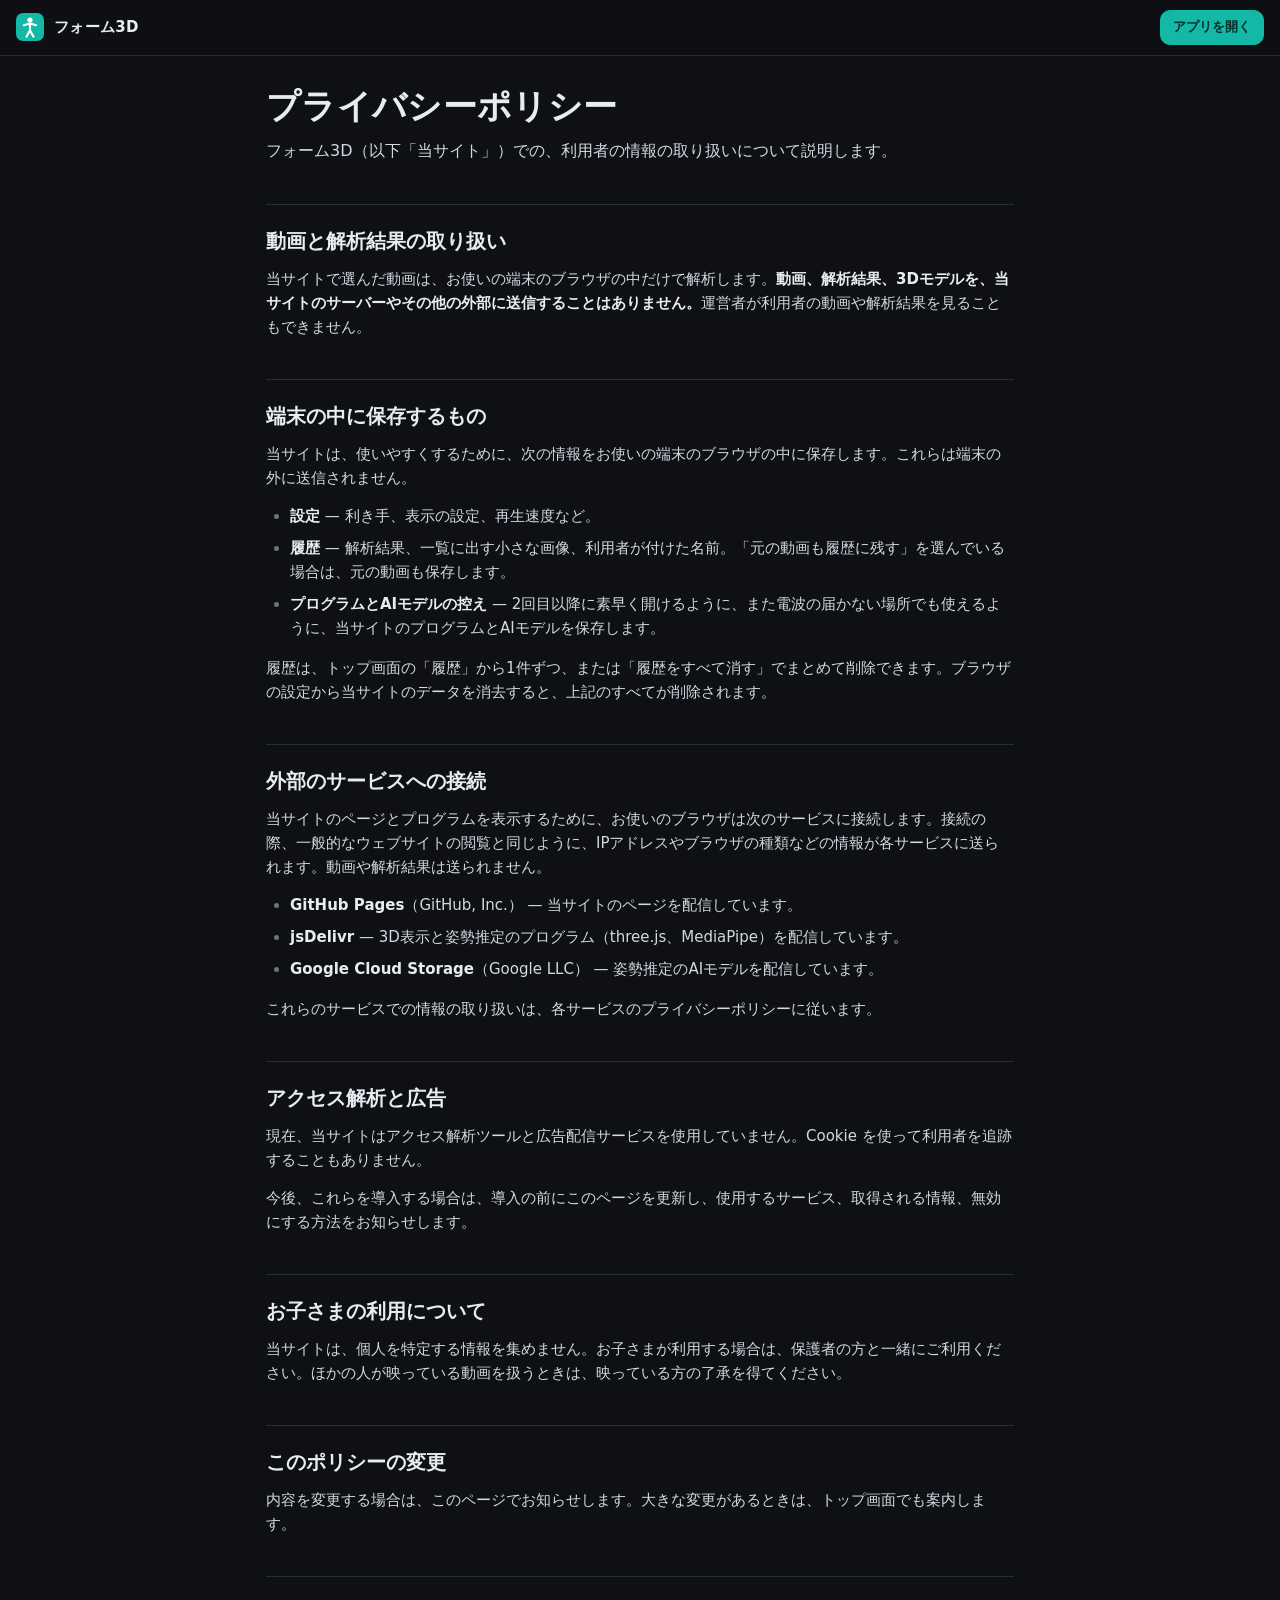
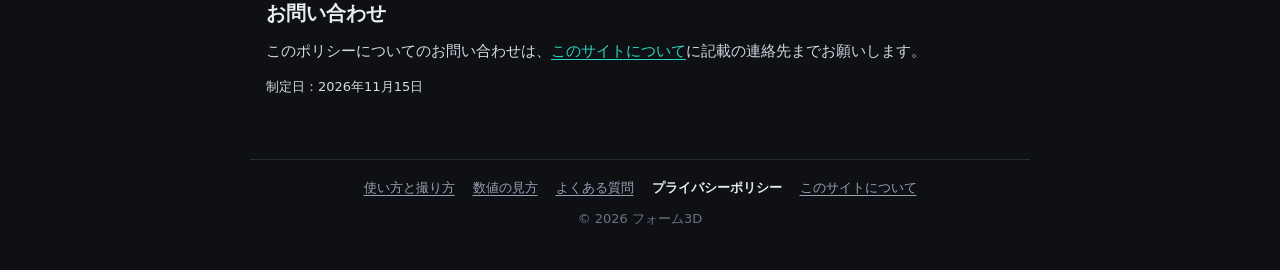
<file: privacy.html>
<!doctype html>
<html lang="ja">
<head>
  <meta charset="utf-8">
  <meta name="viewport" content="width=device-width, initial-scale=1, viewport-fit=cover">
  <title>プライバシーポリシー｜フォーム3D</title>
  <meta name="description" content="フォーム3Dのプライバシーポリシーです。動画の解析は端末の中だけで行い、動画や解析結果をサーバーに送信しません。">
  <meta name="theme-color" content="#0e1014">
  <link rel="canonical" href="https://table-tennis-3d.github.io/privacy.html">
  <meta property="og:url" content="https://table-tennis-3d.github.io/privacy.html">
  <meta property="og:image" content="https://table-tennis-3d.github.io/icons/icon-512.png">
  <meta property="og:title" content="プライバシーポリシー｜フォーム3D">
  <meta property="og:description" content="フォーム3Dのプライバシーポリシーです。動画の解析は端末の中だけで行い、動画や解析結果をサーバーに送信しません。">
  <meta property="og:type" content="article">
  <link rel="icon" href="icons/icon-192.png">
  <link rel="apple-touch-icon" href="icons/apple-touch-icon.png">
  <link rel="manifest" href="manifest.webmanifest">
  <link rel="stylesheet" href="css/style.css">
  <link rel="stylesheet" href="css/pages.css">
</head>
<body class="doc">
  <header class="topbar">
    <a class="brand" href="./" aria-label="フォーム3D のトップへ">
      <svg class="brand-mark" viewBox="0 0 32 32" aria-hidden="true"><rect width="32" height="32" rx="8"/><circle cx="16" cy="8" r="3"/><path d="M16 12v8m0 0-4 7m4-7 4 7M9 14l7-2 7 2"/></svg>
      <span>フォーム3D</span>
    </a>
    <div class="topbar-actions">
      <a class="btn primary small" href="./">アプリを開く</a>
    </div>
  </header>

  <main class="doc-main">
    <article>
      <h1>プライバシーポリシー</h1>
      <p class="doc-lead">フォーム3D（以下「当サイト」）での、利用者の情報の取り扱いについて説明します。</p>

      <h2>動画と解析結果の取り扱い</h2>
      <p>当サイトで選んだ動画は、お使いの端末のブラウザの中だけで解析します。<strong>動画、解析結果、3Dモデルを、当サイトのサーバーやその他の外部に送信することはありません。</strong>運営者が利用者の動画や解析結果を見ることもできません。</p>

      <h2>端末の中に保存するもの</h2>
      <p>当サイトは、使いやすくするために、次の情報をお使いの端末のブラウザの中に保存します。これらは端末の外に送信されません。</p>
      <ul>
        <li><strong>設定</strong> — 利き手、表示の設定、再生速度など。</li>
        <li><strong>履歴</strong> — 解析結果、一覧に出す小さな画像、利用者が付けた名前。「元の動画も履歴に残す」を選んでいる場合は、元の動画も保存します。</li>
        <li><strong>プログラムとAIモデルの控え</strong> — 2回目以降に素早く開けるように、また電波の届かない場所でも使えるように、当サイトのプログラムとAIモデルを保存します。</li>
      </ul>
      <p>履歴は、トップ画面の「履歴」から1件ずつ、または「履歴をすべて消す」でまとめて削除できます。ブラウザの設定から当サイトのデータを消去すると、上記のすべてが削除されます。</p>

      <h2>外部のサービスへの接続</h2>
      <p>当サイトのページとプログラムを表示するために、お使いのブラウザは次のサービスに接続します。接続の際、一般的なウェブサイトの閲覧と同じように、IPアドレスやブラウザの種類などの情報が各サービスに送られます。動画や解析結果は送られません。</p>
      <ul>
        <li><strong>GitHub Pages</strong>（GitHub, Inc.） — 当サイトのページを配信しています。</li>
        <li><strong>jsDelivr</strong> — 3D表示と姿勢推定のプログラム（three.js、MediaPipe）を配信しています。</li>
        <li><strong>Google Cloud Storage</strong>（Google LLC） — 姿勢推定のAIモデルを配信しています。</li>
      </ul>
      <p>これらのサービスでの情報の取り扱いは、各サービスのプライバシーポリシーに従います。</p>

      <h2>アクセス解析と広告</h2>
      <p>現在、当サイトはアクセス解析ツールと広告配信サービスを使用していません。Cookie を使って利用者を追跡することもありません。</p>
      <p>今後、これらを導入する場合は、導入の前にこのページを更新し、使用するサービス、取得される情報、無効にする方法をお知らせします。</p>

      <h2>お子さまの利用について</h2>
      <p>当サイトは、個人を特定する情報を集めません。お子さまが利用する場合は、保護者の方と一緒にご利用ください。ほかの人が映っている動画を扱うときは、映っている方の了承を得てください。</p>

      <h2>このポリシーの変更</h2>
      <p>内容を変更する場合は、このページでお知らせします。大きな変更があるときは、トップ画面でも案内します。</p>

      <h2>お問い合わせ</h2>
      <p>このポリシーについてのお問い合わせは、<a href="about.html">このサイトについて</a>に記載の連絡先までお願いします。</p>

      <p class="doc-updated">制定日：2026年11月15日</p>
    </article>
  </main>

  <footer class="site-footer">
    <nav aria-label="このサイトの案内">
      <a href="guide.html">使い方と撮り方</a>
      <a href="metrics.html">数値の見方</a>
      <a href="faq.html">よくある質問</a>
      <a href="privacy.html" aria-current="page">プライバシーポリシー</a>
      <a href="about.html">このサイトについて</a>
    </nav>
    <p>© 2026 フォーム3D</p>
  </footer>
</body>
</html>
</file>
<file: css/style.css>
/* ============================================================
   フォーム3D — スタイル
   ============================================================ */
:root {
  --bg: #0e1014;
  --bg-elev: #151820;
  --bg-elev-2: #1c212b;
  --bg-input: #11141a;
  --border: #262c38;
  --border-strong: #353d4c;
  --text: #e8ebf1;
  --muted: #98a1b3;
  --faint: #6b7385;
  --accent: #14b8a6;
  --accent-strong: #2dd4bf;
  --accent-ink: #042f2b;
  --left: #4ea1ff;
  --right: #ff8a3d;
  --ghost: #b794f6;
  --danger: #f87171;
  --radius: 14px;
  --radius-sm: 9px;
  --shadow: 0 10px 30px rgba(0, 0, 0, .35);
  --font: system-ui, -apple-system, "Hiragino Sans", "Hiragino Kaku Gothic ProN", "Noto Sans JP", "Yu Gothic UI", Meiryo, sans-serif;
  --mono: ui-monospace, "SF Mono", Menlo, Consolas, monospace;
  color-scheme: dark;
}

* { box-sizing: border-box; }
html { -webkit-text-size-adjust: 100%; }
body {
  margin: 0;
  min-height: 100vh;
  min-height: 100dvh;
  background: var(--bg);
  color: var(--text);
  font-family: var(--font);
  font-size: 15px;
  line-height: 1.6;
  -webkit-font-smoothing: antialiased;
}
button, input, select { font: inherit; color: inherit; }
svg { display: block; }
[hidden] { display: none !important; }
/* 画面上端（ノッチ部分）の帯をヘッダーと同じ色で塗る */
body::before { content: ""; position: fixed; inset: 0 0 auto; height: env(safe-area-inset-top, 0px); z-index: 21; background: var(--bg); }
.muted { color: var(--muted); font-weight: 400; }
.hint { color: var(--muted); font-size: 13px; margin: 6px 0 0; }
.footnote { color: var(--faint); font-size: 12px; margin: 10px 0 0; }

/* ---------- ヘッダー ---------- */
.topbar {
  position: sticky; top: env(safe-area-inset-top, 0px); z-index: 20;
  display: flex; align-items: center; justify-content: space-between;
  gap: 12px;
  padding: 10px max(16px, env(safe-area-inset-right)) 10px max(16px, env(safe-area-inset-left));
  background: rgba(14, 16, 20, .86);
  backdrop-filter: blur(10px);
  -webkit-backdrop-filter: blur(10px);
  border-bottom: 1px solid var(--border);
}
.brand { display: flex; align-items: center; gap: 10px; color: var(--text); text-decoration: none; font-weight: 700; letter-spacing: .02em; }
.brand-mark { width: 28px; height: 28px; }
.brand-mark rect { fill: var(--accent); }
.brand-mark circle { fill: #fff; }
.brand-mark path { stroke: #fff; stroke-width: 2.4; stroke-linecap: round; stroke-linejoin: round; fill: none; }
.topbar-actions { display: flex; gap: 6px; }
body[data-state="empty"] #btnNew { display: none; }

/* ---------- ボタン類 ---------- */
.btn {
  display: inline-flex; align-items: center; justify-content: center; gap: 6px;
  min-height: 40px; padding: 8px 16px;
  border-radius: 10px;
  border: 1px solid var(--border-strong);
  background: var(--bg-elev-2);
  color: var(--text);
  font-weight: 600; font-size: 14px;
  cursor: pointer;
  transition: background .15s, border-color .15s, transform .05s;
}
.btn:hover { background: #242a36; border-color: #46506280; }
.btn:active { transform: translateY(1px); }
.btn:disabled { opacity: .5; cursor: not-allowed; }
.btn.small { min-height: 34px; padding: 6px 12px; font-size: 13px; }
.btn.ghost { background: transparent; border-color: transparent; color: var(--muted); }
.btn.ghost:hover { background: var(--bg-elev-2); color: var(--text); }
.btn.primary { background: var(--accent); border-color: var(--accent); color: var(--accent-ink); }
.btn.primary:hover { background: var(--accent-strong); border-color: var(--accent-strong); }
.btn.big { min-height: 52px; padding: 12px 28px; font-size: 16px; border-radius: 12px; }
.btn.recording { background: #7f1d1d; border-color: var(--danger); color: #fff; }
.link { background: none; border: 0; padding: 0; color: var(--accent-strong); font-weight: 600; cursor: pointer; text-decoration: underline; text-underline-offset: 3px; }
.icon-btn {
  display: inline-grid; place-items: center;
  width: 40px; height: 40px; border-radius: 10px;
  border: 1px solid var(--border-strong); background: var(--bg-elev-2);
  cursor: pointer; color: var(--text);
}
.icon-btn:hover { background: #242a36; }
.icon-btn svg { width: 20px; height: 20px; fill: none; stroke: currentColor; stroke-width: 2; stroke-linecap: round; stroke-linejoin: round; }
.icon-btn.play { width: 48px; height: 48px; border-radius: 50%; background: var(--accent); border-color: var(--accent); color: var(--accent-ink); }
.icon-btn.play:hover { background: var(--accent-strong); }
.icon-btn.play svg { width: 22px; height: 22px; fill: currentColor; stroke-width: 2.6; }
.icon-btn.play .i-pause { display: none; fill: none; stroke-width: 3.2; }
body.playing .icon-btn.play .i-play { display: none; }
body.playing .icon-btn.play .i-pause { display: block; }
.toggle {
  min-height: 34px; padding: 4px 12px; border-radius: 999px;
  border: 1px solid var(--border-strong); background: transparent; color: var(--muted);
  font-size: 13px; font-weight: 600; cursor: pointer;
}
.toggle[aria-pressed="true"] { background: rgba(20, 184, 166, .16); border-color: var(--accent); color: var(--accent-strong); }
:focus-visible { outline: 2px solid var(--accent-strong); outline-offset: 2px; }

select {
  min-height: 38px; padding: 6px 32px 6px 12px;
  border-radius: 10px; border: 1px solid var(--border-strong);
  background: var(--bg-input) url("data:image/svg+xml,%3Csvg xmlns='http://www.w3.org/2000/svg' viewBox='0 0 24 24' fill='none' stroke='%2398a1b3' stroke-width='2'%3E%3Cpath d='m6 9 6 6 6-6'/%3E%3C/svg%3E") no-repeat right 10px center / 16px;
  -webkit-appearance: none; appearance: none;
  max-width: 100%;
}

/* セグメント（ラジオ / ボタン） */
.seg { display: inline-flex; padding: 3px; gap: 2px; border-radius: 11px; background: var(--bg-input); border: 1px solid var(--border); max-width: 100%; }
.seg label, .seg button { position: relative; }
.seg input { position: absolute; opacity: 0; pointer-events: none; }
.seg span, .seg button {
  display: block; padding: 6px 14px; border-radius: 8px;
  font-size: 13px; font-weight: 600; color: var(--muted);
  cursor: pointer; white-space: nowrap; border: 0; background: transparent;
  transition: background .15s, color .15s;
}
.seg input:checked + span, .seg button.on { background: var(--bg-elev-2); color: var(--text); box-shadow: inset 0 0 0 1px var(--border-strong); }
.seg input:focus-visible + span { outline: 2px solid var(--accent-strong); outline-offset: 1px; }
.seg-scroll { overflow-x: auto; scrollbar-width: none; }
.seg-scroll::-webkit-scrollbar { display: none; }

.check { display: flex; align-items: flex-start; gap: 10px; cursor: pointer; font-size: 14px; }
.check input { width: 18px; height: 18px; margin: 2px 0 0; accent-color: var(--accent); flex: none; }
.field { display: flex; flex-direction: column; gap: 6px; min-width: 0; }
.field-label { font-size: 13px; font-weight: 600; color: var(--muted); }
.row { display: flex; flex-wrap: wrap; gap: 8px; align-items: center; }

/* ---------- 画面切り替え ---------- */
main {
  max-width: 1440px; margin: 0 auto;
  padding-block: 0 40px;
  padding-left: max(16px, env(safe-area-inset-left, 0px));
  padding-right: max(16px, env(safe-area-inset-right, 0px));
}
.screen { display: none; }
body[data-state="empty"] .screen-empty, body:not([data-state]) .screen-empty { display: block; }
body:not([data-state="empty"]) .screen-work { display: flex; flex-direction: column; gap: 14px; padding-top: 14px; }

/* ---------- ① トップ ---------- */
.screen-empty { max-width: 760px; margin: 0 auto; padding-top: 28px; }
.hero h1 { font-size: clamp(28px, 6vw, 44px); line-height: 1.25; margin: 8px 0 12px; letter-spacing: .01em; }
.lead { color: var(--muted); font-size: 16px; margin: 0 0 24px; }
.dropzone {
  display: flex; flex-direction: column; align-items: center; gap: 6px;
  padding: 36px 20px; border-radius: 20px;
  border: 2px dashed #2f3a48; background: linear-gradient(180deg, #131821, #10141a);
  cursor: pointer; text-align: center;
  transition: border-color .15s, background .15s;
}
.dropzone:hover, .dropzone.drag { border-color: var(--accent); background: linear-gradient(180deg, #11211f, #0f1618); }
.dz-icon { width: 44px; height: 44px; fill: none; stroke: var(--accent-strong); stroke-width: 1.8; stroke-linecap: round; stroke-linejoin: round; margin-bottom: 4px; }
.dz-title { font-size: 20px; font-weight: 700; }
.dz-sub { color: var(--muted); font-size: 13px; }
.privacy { display: flex; align-items: center; justify-content: center; gap: 8px; color: var(--muted); font-size: 13px; margin: 14px 0 28px; text-align: center; }
.privacy svg { width: 16px; height: 16px; fill: none; stroke: var(--accent-strong); stroke-width: 2; flex: none; }
.tips { background: var(--bg-elev); border: 1px solid var(--border); border-radius: var(--radius); padding: 18px 20px; }
.tips h2 { font-size: 16px; margin: 0 0 12px; }
.tips ul { list-style: none; margin: 0; padding: 0; display: grid; grid-template-columns: repeat(auto-fit, minmax(200px, 1fr)); gap: 12px 20px; }
.tips li { display: flex; flex-direction: column; font-size: 14px; }
.tips li b { color: var(--text); }
.tips li span { color: var(--muted); font-size: 13px; }
.import-line { color: var(--muted); font-size: 13px; text-align: center; margin-top: 22px; }

/* ---------- ステージ（3D + 動画） ---------- */
.panel { background: var(--bg-elev); border: 1px solid var(--border); border-radius: var(--radius); }
.stage { display: grid; gap: 14px; grid-template-columns: minmax(0, 1fr); }
.viewer-panel { position: relative; overflow: hidden; display: none; min-height: 320px; }
.viewer-canvas {
  position: absolute; inset: 0;
  background: radial-gradient(120% 90% at 50% 35%, #1e2533 0%, #131821 55%, #0c0f14 100%);
}
.viewer-canvas canvas { display: block; width: 100%; height: 100%; touch-action: none; }
.viewer-toolbar { position: absolute; top: 10px; left: 10px; right: 10px; display: flex; justify-content: center; pointer-events: none; }
.viewer-toolbar .seg { pointer-events: auto; background: rgba(12, 15, 20, .78); backdrop-filter: blur(6px); -webkit-backdrop-filter: blur(6px); }
.viewer-legend { position: absolute; left: 12px; bottom: 10px; display: flex; gap: 12px; font-size: 12px; color: var(--muted); pointer-events: none; }
.viewer-legend span { display: flex; align-items: center; gap: 6px; }
.viewer-hint { position: absolute; right: 12px; bottom: 10px; margin: 0; font-size: 12px; color: var(--faint); pointer-events: none; }
.sw { display: inline-block; width: 10px; height: 10px; border-radius: 3px; flex: none; }
.sw-l { background: var(--left); }
.sw-r { background: var(--right); }
.sw-g { background: var(--ghost); }
.ghost-legend { display: none !important; }
body.has-ghost .ghost-legend { display: flex !important; }

.video-panel { position: relative; overflow: hidden; background: #07090c; min-height: 220px; }
.video-wrap { position: absolute; inset: 0; }
.video-wrap video { width: 100%; height: 100%; object-fit: contain; display: block; background: #000; }
.video-wrap canvas { position: absolute; inset: 0; width: 100%; height: 100%; pointer-events: none; }
body.mirrored .video-wrap { transform: scaleX(-1); }
.novideo-msg { display: none; position: absolute; inset: 0; place-items: center; color: var(--muted); font-size: 14px; padding: 20px; text-align: center; }
body.no-video .novideo-msg { display: grid; }
body.no-video .video-wrap { display: none; }

/* 状態ごとのレイアウト */
body[data-state="preview"] .video-panel,
body[data-state="processing"] .video-panel { height: min(62vh, 640px); }
body[data-state="viewer"] .viewer-panel { display: block; }
body[data-state="viewer"] .stage { grid-template-columns: minmax(0, 1.65fr) minmax(0, 1fr); height: clamp(380px, 64vh, 780px); }
body[data-state="viewer"].no-video .stage { grid-template-columns: minmax(0, 1fr); }
body[data-state="viewer"].no-video .video-panel { display: none; }

/* 解析中 */
.processing {
  display: none;
  position: absolute; left: 12px; right: 12px; bottom: 12px;
  padding: 14px 16px; border-radius: 12px;
  background: rgba(12, 15, 20, .88); backdrop-filter: blur(8px); -webkit-backdrop-filter: blur(8px);
  border: 1px solid var(--border-strong);
  box-shadow: var(--shadow);
}
body[data-state="processing"] .processing { display: grid; gap: 8px; grid-template-columns: 1fr auto; align-items: center; }
body[data-state="processing"] .video-wrap { bottom: 112px; }
.proc-head { display: flex; align-items: center; gap: 10px; font-weight: 600; grid-column: 1 / -1; }
.progress { height: 8px; border-radius: 99px; background: #232a36; overflow: hidden; grid-column: 1 / 2; }
.progress .bar { height: 100%; width: 0; background: linear-gradient(90deg, var(--accent), var(--accent-strong)); border-radius: inherit; transition: width .2s; }
.proc-meta { display: flex; gap: 14px; font-size: 12px; color: var(--muted); grid-column: 1 / 2; font-variant-numeric: tabular-nums; }
#btnCancel { grid-column: 2; grid-row: 2 / 4; }
.spinner { width: 16px; height: 16px; border-radius: 50%; border: 2px solid #2b3442; border-top-color: var(--accent-strong); animation: spin .8s linear infinite; flex: none; }
@keyframes spin { to { transform: rotate(360deg); } }

/* ---------- ② 解析前の設定 ---------- */
.prep { display: none; padding: 18px; gap: 18px; grid-template-columns: minmax(0, 1fr); }
body[data-state="preview"] .prep { display: grid; }
.trim-bar { position: relative; height: 10px; margin: 10px 0 12px; border-radius: 99px; background: #232a36; }
.trim-range { position: absolute; top: 0; bottom: 0; border-radius: 99px; background: rgba(20, 184, 166, .55); }
.trim-head { position: absolute; top: -4px; width: 3px; height: 18px; margin-left: -1px; border-radius: 2px; background: #fff; }
.trim-buttons { display: flex; flex-wrap: wrap; gap: 8px; align-items: center; }
.prep-settings { display: grid; gap: 16px; grid-template-columns: repeat(auto-fit, minmax(220px, 1fr)); align-items: start; }
.prep-actions { display: flex; flex-direction: column; align-items: center; gap: 4px; }
.prep-actions .hint { text-align: center; }

@media (min-width: 1100px) {
  body[data-state="preview"] .screen-work { display: grid; grid-template-columns: minmax(0, 1fr) 380px; align-items: start; }
  body[data-state="preview"] .prep { grid-template-columns: minmax(0, 1fr); }
  body[data-state="preview"] .prep-settings { grid-template-columns: minmax(0, 1fr); gap: 14px; }
  body[data-state="preview"] .video-panel { height: min(72vh, 760px); }
}

/* ---------- ③ 再生コントロール ---------- */
.transport { display: none; align-items: center; gap: 14px; padding: 10px 14px; }
body[data-state="viewer"] .transport { display: flex; }
.transport-buttons { display: flex; align-items: center; gap: 8px; flex: none; }
.transport-right { display: flex; align-items: center; gap: 8px; flex: none; }
.time { font-family: var(--mono); font-size: 13px; color: var(--muted); min-width: 92px; text-align: right; font-variant-numeric: tabular-nums; }
.timeline { position: relative; flex: 1; min-width: 0; height: 36px; }
.timeline-track { position: absolute; left: 0; right: 0; top: 50%; height: 6px; margin-top: -3px; border-radius: 99px; background: #232a36; overflow: hidden; }
.timeline-track .gap { position: absolute; top: 0; bottom: 0; background: repeating-linear-gradient(45deg, #5b2a2a 0 4px, #3a1f1f 4px 8px); }
.timeline-marks { position: absolute; inset: 0; pointer-events: none; }
.timeline-marks .mark { position: absolute; top: 4px; width: 2px; height: 28px; margin-left: -1px; border-radius: 2px; background: var(--accent-strong); opacity: .9; }
.timeline input[type="range"] { position: absolute; inset: 0; width: 100%; height: 100%; margin: 0; background: transparent; -webkit-appearance: none; appearance: none; cursor: pointer; }
.timeline input[type="range"]::-webkit-slider-runnable-track { height: 36px; background: transparent; }
.timeline input[type="range"]::-moz-range-track { height: 36px; background: transparent; }
.timeline input[type="range"]::-webkit-slider-thumb { -webkit-appearance: none; width: 16px; height: 16px; margin-top: 10px; border-radius: 50%; background: #fff; border: 3px solid var(--accent); box-shadow: 0 1px 6px rgba(0, 0, 0, .5); }
.timeline input[type="range"]::-moz-range-thumb { width: 12px; height: 12px; border-radius: 50%; background: #fff; border: 3px solid var(--accent); }

/* ---------- ④ 分析 ---------- */
.dash { display: none; gap: 14px; grid-template-columns: repeat(12, minmax(0, 1fr)); }
body[data-state="viewer"] .dash { display: grid; }
.card { background: var(--bg-elev); border: 1px solid var(--border); border-radius: var(--radius); padding: 16px 18px; min-width: 0; }
.card-head { display: flex; align-items: baseline; justify-content: space-between; gap: 10px; flex-wrap: wrap; margin-bottom: 12px; }
.card-head h2 { font-size: 15px; margin: 0; }
.card-head .muted { font-size: 12px; }
.card-metrics { grid-column: span 7; }
.card-swings { grid-column: span 5; }
.card-charts { grid-column: span 12; }
.card-settings { grid-column: span 5; }
.card-compare { grid-column: span 4; }
.card-export { grid-column: span 3; }

.metric-grid { display: grid; grid-template-columns: repeat(auto-fill, minmax(150px, 1fr)); gap: 8px; }
.metric {
  padding: 10px 12px; border-radius: 10px; background: var(--bg-elev-2); border: 1px solid var(--border);
  display: flex; flex-direction: column; gap: 2px; min-width: 0;
}
.metric .m-label { font-size: 12px; color: var(--muted); display: flex; align-items: center; gap: 6px; white-space: nowrap; overflow: hidden; text-overflow: ellipsis; }
.metric .m-value { font-size: 22px; font-weight: 700; font-variant-numeric: tabular-nums; letter-spacing: .01em; line-height: 1.2; }
.metric .m-value small { font-size: 13px; font-weight: 600; color: var(--muted); margin-left: 2px; }
.metric.dominant { border-color: #3b4a5c; background: linear-gradient(180deg, #1f2733, #1b212b); }
.metric .m-sub { font-size: 11px; color: var(--faint); }

.swing-list { display: flex; flex-wrap: wrap; gap: 8px; margin-bottom: 12px; }
.swing-chip {
  display: flex; flex-direction: column; align-items: flex-start; gap: 0;
  padding: 8px 12px; border-radius: 10px; border: 1px solid var(--border-strong); background: var(--bg-elev-2);
  cursor: pointer; text-align: left;
}
.swing-chip:hover { border-color: var(--accent); }
.swing-chip b { font-size: 13px; }
.swing-chip span { font-size: 12px; color: var(--muted); font-variant-numeric: tabular-nums; }
.swing-empty { color: var(--muted); font-size: 13px; margin: 0; }
.summary { display: grid; grid-template-columns: auto 1fr; gap: 6px 14px; margin: 0; font-size: 13px; }
.summary dt { color: var(--muted); }
.summary dd { margin: 0; font-variant-numeric: tabular-nums; }
.summary dd button { margin-left: 8px; font-size: 12px; }

.chips { display: flex; flex-wrap: wrap; gap: 6px; margin-bottom: 12px; }
.chip {
  padding: 5px 12px; border-radius: 999px; border: 1px solid var(--border-strong); background: transparent;
  color: var(--muted); font-size: 13px; font-weight: 600; cursor: pointer;
}
.chip[aria-pressed="true"] { background: rgba(20, 184, 166, .16); border-color: var(--accent); color: var(--accent-strong); }
.charts { display: grid; grid-template-columns: repeat(auto-fit, minmax(320px, 1fr)); gap: 12px; }
.chart { border: 1px solid var(--border); border-radius: 10px; background: var(--bg-input); padding: 8px 10px 4px; min-width: 0; }
.chart-head { display: flex; flex-direction: column; gap: 2px; }
.chart-title { font-size: 13px; font-weight: 700; white-space: nowrap; overflow: hidden; text-overflow: ellipsis; }
.chart-sub { font-size: 11px; color: var(--faint); font-weight: 400; }
.chart-legend { display: flex; flex-wrap: wrap; gap: 2px 10px; min-height: 17px; font-size: 11px; color: var(--muted); }
.chart-legend span { display: flex; align-items: center; gap: 4px; }
.chart-legend i { width: 12px; height: 3px; border-radius: 2px; display: inline-block; }
.chart canvas { width: 100%; height: 150px; display: block; cursor: crosshair; touch-action: pan-y; }

.settings-grid { display: grid; grid-template-columns: repeat(auto-fit, minmax(190px, 1fr)); gap: 14px 18px; }
.compare-active { display: none; flex-direction: column; gap: 12px; }
body.has-ghost .compare-active { display: flex; }
body.has-ghost .compare-empty { display: none; }
.compare-empty p { margin: 0 0 12px; color: var(--muted); font-size: 13px; }
.compare-name { display: flex; align-items: center; gap: 8px; font-weight: 600; font-size: 14px; overflow: hidden; }
.compare-name span { overflow: hidden; text-overflow: ellipsis; white-space: nowrap; }
input[type="range"] { accent-color: var(--accent); width: 100%; }
.card-export .row .btn { flex: 1 1 auto; }

/* ---------- ダイアログ・トースト ---------- */
dialog {
  width: min(640px, calc(100vw - 32px)); max-height: calc(100vh - 48px);
  padding: 0; border: 1px solid var(--border-strong); border-radius: 18px;
  background: var(--bg-elev); color: var(--text); box-shadow: var(--shadow);
}
dialog::backdrop { background: rgba(0, 0, 0, .6); }
.dialog-inner { padding: 18px 22px 22px; }
.dialog-head { display: flex; justify-content: space-between; align-items: center; margin-bottom: 6px; }
.dialog-head h2 { margin: 0; font-size: 18px; }
dialog h3 { font-size: 14px; margin: 18px 0 6px; }
dialog p { margin: 0; color: var(--muted); font-size: 14px; }
.steps { margin: 8px 0 0; padding-left: 22px; display: grid; gap: 8px; font-size: 14px; color: var(--muted); }
.steps b { color: var(--text); margin-right: 6px; }
.caveats { margin: 0; padding-left: 20px; display: grid; gap: 6px; font-size: 13px; color: var(--muted); }
.caveats b { color: var(--text); }

.toast {
  position: fixed; left: 50%; bottom: max(20px, env(safe-area-inset-bottom)); z-index: 50;
  transform: translate(-50%, 20px); opacity: 0; pointer-events: none;
  max-width: min(560px, calc(100vw - 32px));
  padding: 12px 16px; border-radius: 12px;
  background: #222a36; border: 1px solid var(--border-strong); box-shadow: var(--shadow);
  font-size: 14px; transition: opacity .2s, transform .2s;
}
.toast.show { opacity: 1; transform: translate(-50%, 0); }
.toast.error { background: #3a1d1f; border-color: #7f2d33; }

/* ---------- レスポンシブ ---------- */
@media (max-width: 1100px) {
  .card-metrics, .card-swings { grid-column: span 12; }
  .card-settings { grid-column: span 12; }
  .card-compare, .card-export { grid-column: span 6; }
}
@media (max-width: 860px) {
  main { padding-block: 0 32px; }
  /* スマホ: 元動画は3D画面の右下に小窓で重ねる（タップで拡大） */
  body[data-state="viewer"] .stage { display: block; position: relative; height: auto; }
  body[data-state="viewer"] .viewer-panel { height: min(68vh, 620px); min-height: 320px; }
  body[data-state="viewer"] .video-panel {
    position: absolute; z-index: 4; right: 10px; bottom: 34px;
    width: 34%; height: auto; min-height: 0; max-height: 52%;
    aspect-ratio: var(--video-ar, 9 / 16);
    border-radius: 10px; border-color: var(--border-strong);
    box-shadow: 0 8px 24px rgba(0, 0, 0, .55);
    cursor: zoom-in; transition: width .2s;
  }
  body[data-state="viewer"] .video-panel.landscape { width: 52%; }
  body[data-state="viewer"] .video-panel.pip-large { width: 72%; max-height: 82%; cursor: zoom-out; }
  body[data-state="viewer"] .video-panel.landscape.pip-large { width: calc(100% - 20px); }
  body[data-state="preview"] .video-panel, body[data-state="processing"] .video-panel { height: min(52vh, 520px); }
  .transport { flex-wrap: wrap; gap: 8px 10px; position: sticky; bottom: calc(8px + env(safe-area-inset-bottom, 0px)); z-index: 10; box-shadow: var(--shadow); }
  .timeline { order: 3; flex-basis: 100%; }
  .transport-right { margin-left: auto; }
  .card-compare, .card-export { grid-column: span 12; }
  .charts { grid-template-columns: minmax(0, 1fr); }
  .viewer-hint { display: none; }
  .viewer-toolbar { justify-content: flex-start; }
}
@media (max-width: 420px) {
  .seg span, .seg button { padding: 6px 10px; }
  .time { min-width: 0; }
  .metric .m-value { font-size: 19px; }
  .metric-grid { grid-template-columns: repeat(2, minmax(0, 1fr)); }
}
@media (prefers-reduced-motion: reduce) {
  * { transition: none !important; animation-duration: 0s !important; }
}

/* ============================================================
   追加: カメラ撮影・履歴・人物の範囲・スイングのループ・フッター
   ============================================================ */
.pick-alt { display: none; justify-content: center; margin-top: 12px; }
.pick-alt .btn svg { width: 18px; height: 18px; fill: none; stroke: currentColor; stroke-width: 2; stroke-linecap: round; stroke-linejoin: round; }
@media (pointer: coarse) { .pick-alt { display: flex; } }

.history { margin: 0 0 22px; padding: 16px 18px; border-radius: var(--radius); background: var(--bg-elev); border: 1px solid var(--border); }
.history-head { display: flex; align-items: baseline; justify-content: space-between; gap: 10px; margin-bottom: 10px; }
.history-head h2 { font-size: 16px; margin: 0; }
.history-head .muted { font-size: 12px; }
.history-list { list-style: none; margin: 0; padding: 0; display: grid; gap: 10px; }
.history-item { display: flex; gap: 12px; align-items: stretch; padding: 8px; border-radius: 12px; background: var(--bg-elev-2); border: 1px solid var(--border); min-width: 0; }
.history-thumb { flex: none; width: 84px; height: 84px; padding: 0; border-radius: 9px; border: 1px solid var(--border-strong); background: #07090c; overflow: hidden; cursor: pointer; }
.history-thumb img { width: 100%; height: 100%; object-fit: cover; display: block; }
.history-info { flex: 1; min-width: 0; display: flex; flex-direction: column; gap: 3px; justify-content: center; }
.history-name { font-weight: 700; font-size: 14px; overflow: hidden; text-overflow: ellipsis; white-space: nowrap; }
.history-meta { font-size: 12px; color: var(--muted); font-variant-numeric: tabular-nums; }
.history-actions { display: flex; flex-wrap: wrap; align-items: center; gap: 6px 14px; margin-top: 4px; }
.history-actions .link { font-size: 13px; }
.history-rename { width: 100%; min-height: 34px; padding: 4px 10px; border-radius: 8px; border: 1px solid var(--accent); background: var(--bg-input); font-size: 14px; }
.history-foot { display: flex; flex-wrap: wrap; align-items: center; justify-content: space-between; gap: 10px 16px; margin-top: 12px; font-size: 13px; }
.history-foot .check { font-size: 13px; color: var(--muted); }
.link.danger { color: #fca5a5; }
#pickDialog .history-list { margin-top: 10px; }

.crop-row { margin-top: 16px; padding-top: 14px; border-top: 1px solid var(--border); }
.crop-row .trim-buttons { margin-top: 8px; }
.btn[aria-pressed="true"] { background: rgba(20, 184, 166, .16); border-color: var(--accent); color: var(--accent-strong); }
body.cropping .video-wrap canvas { pointer-events: auto; cursor: crosshair; touch-action: none; }
body.cropping .video-panel { outline: 2px solid var(--accent); outline-offset: 2px; }

.swing-chip[aria-pressed="true"] { border-color: var(--accent); background: rgba(20, 184, 166, .16); }
.swing-chip[aria-pressed="true"] b { color: var(--accent-strong); }
.swing-hint { margin: -4px 0 12px; }
.timeline-track .loop { position: absolute; top: 0; bottom: 0; background: rgba(45, 212, 191, .45); }

.toast.has-action { pointer-events: auto; display: flex; align-items: center; gap: 12px; }
.toast.has-action:not(.show) { pointer-events: none; }

.site-footer { margin-top: 34px; padding-top: 18px; border-top: 1px solid var(--border); text-align: center; color: var(--faint); font-size: 13px; }
.site-footer nav { display: flex; flex-wrap: wrap; justify-content: center; gap: 8px 18px; margin-bottom: 10px; }
.site-footer a { color: var(--muted); text-decoration: underline; text-underline-offset: 3px; }
.site-footer a:hover { color: var(--text); }
.site-footer p { margin: 0; }

.crop-follow { margin-top: 10px; font-size: 13px; color: var(--muted); }
</file>
<file: css/pages.css>
/* 説明ページ（使い方・数値の見方・よくある質問・プライバシーポリシーなど） */
.doc-main { max-width: 780px; padding-block: 28px 48px; }
.doc-main article { display: flow-root; }
.doc-main h1 { font-size: clamp(26px, 5vw, 34px); line-height: 1.3; margin: 0 0 10px; letter-spacing: .01em; text-wrap: balance; }
.doc-lead { color: var(--muted); font-size: 16px; margin: 0 0 28px; }
.doc-main h2 { font-size: 20px; line-height: 1.4; margin: 40px 0 12px; padding-top: 22px; border-top: 1px solid var(--border); text-wrap: balance; }
.doc-main h3 { font-size: 16px; margin: 24px 0 8px; color: var(--accent-strong); }
.doc-main p { margin: 0 0 14px; color: #d3d8e2; }
.doc-main ul, .doc-main ol { margin: 0 0 16px; padding-left: 24px; color: #d3d8e2; }
.doc-main li { margin-bottom: 8px; }
.doc-main li::marker { color: var(--faint); }
.doc-main strong { color: var(--text); }
.doc-main a { color: var(--accent-strong); text-underline-offset: 3px; }
.doc-main .note { margin: 18px 0; padding: 14px 16px; border-radius: 12px; background: var(--bg-elev); border: 1px solid var(--border); color: #d3d8e2; font-size: 14px; }
.doc-main .note strong { display: block; margin-bottom: 4px; }
.doc-main dl { margin: 0 0 16px; }
.doc-main dt { font-weight: 700; color: var(--text); margin-top: 18px; }
.doc-main dd { margin: 6px 0 0; color: #d3d8e2; }
.doc-table { overflow-x: auto; margin: 0 0 18px; border: 1px solid var(--border); border-radius: 12px; }
.doc-table table { width: 100%; border-collapse: collapse; font-size: 14px; min-width: 520px; }
.doc-table th, .doc-table td { padding: 10px 12px; text-align: left; vertical-align: top; border-bottom: 1px solid var(--border); }
.doc-table tr:last-child td { border-bottom: 0; }
.doc-table th { background: var(--bg-elev); color: var(--muted); font-weight: 600; white-space: nowrap; }
.doc-cta { margin: 36px 0 0; padding: 22px; border-radius: 16px; background: linear-gradient(180deg, #11211f, #0f1618); border: 1px solid #1f3d39; text-align: center; }
.doc-cta p { margin: 0 0 12px; color: var(--text); font-weight: 600; }
.doc-updated { color: var(--faint); font-size: 13px; margin-top: 32px; }
a.btn { text-decoration: none; }
.doc .site-footer { max-width: 780px; margin: 0 auto 40px; padding-left: max(16px, env(safe-area-inset-left, 0px)); padding-right: max(16px, env(safe-area-inset-right, 0px)); }
.site-footer a[aria-current="page"] { color: var(--text); text-decoration: none; font-weight: 600; }
</file>
